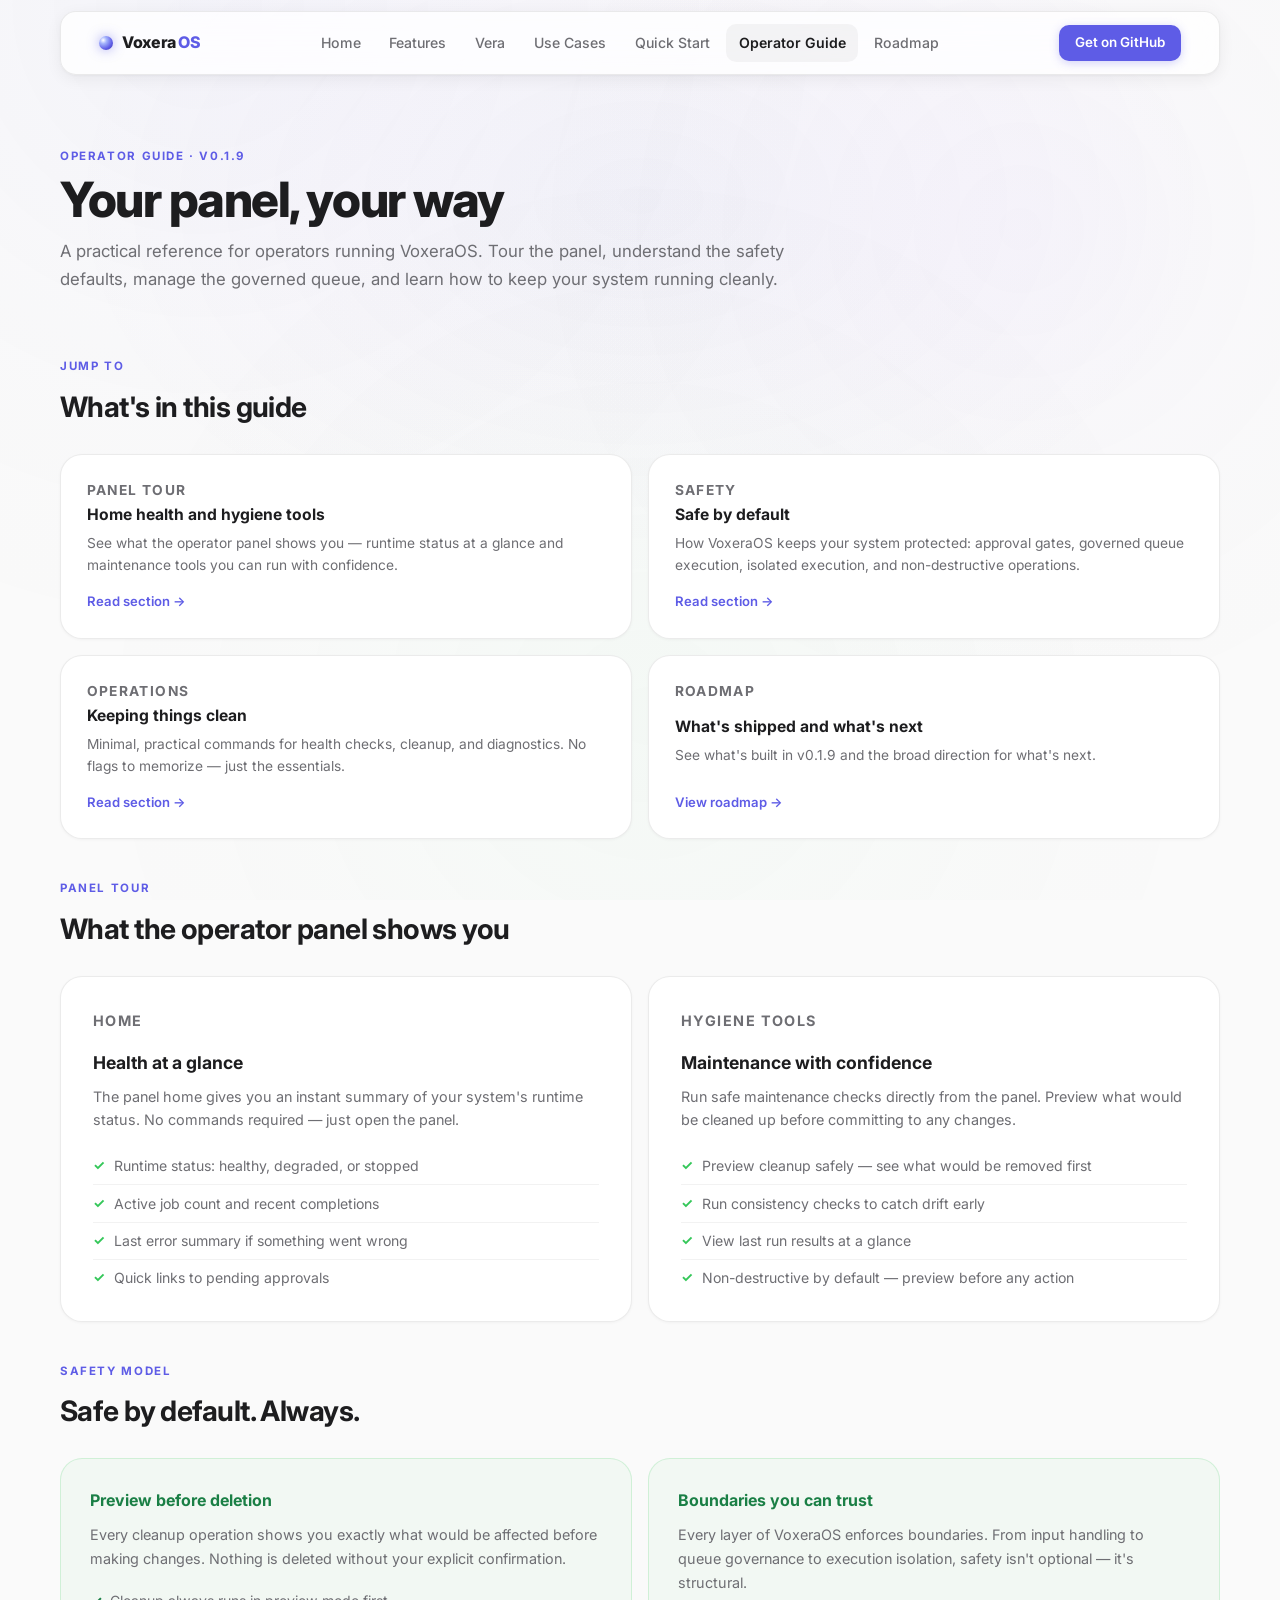
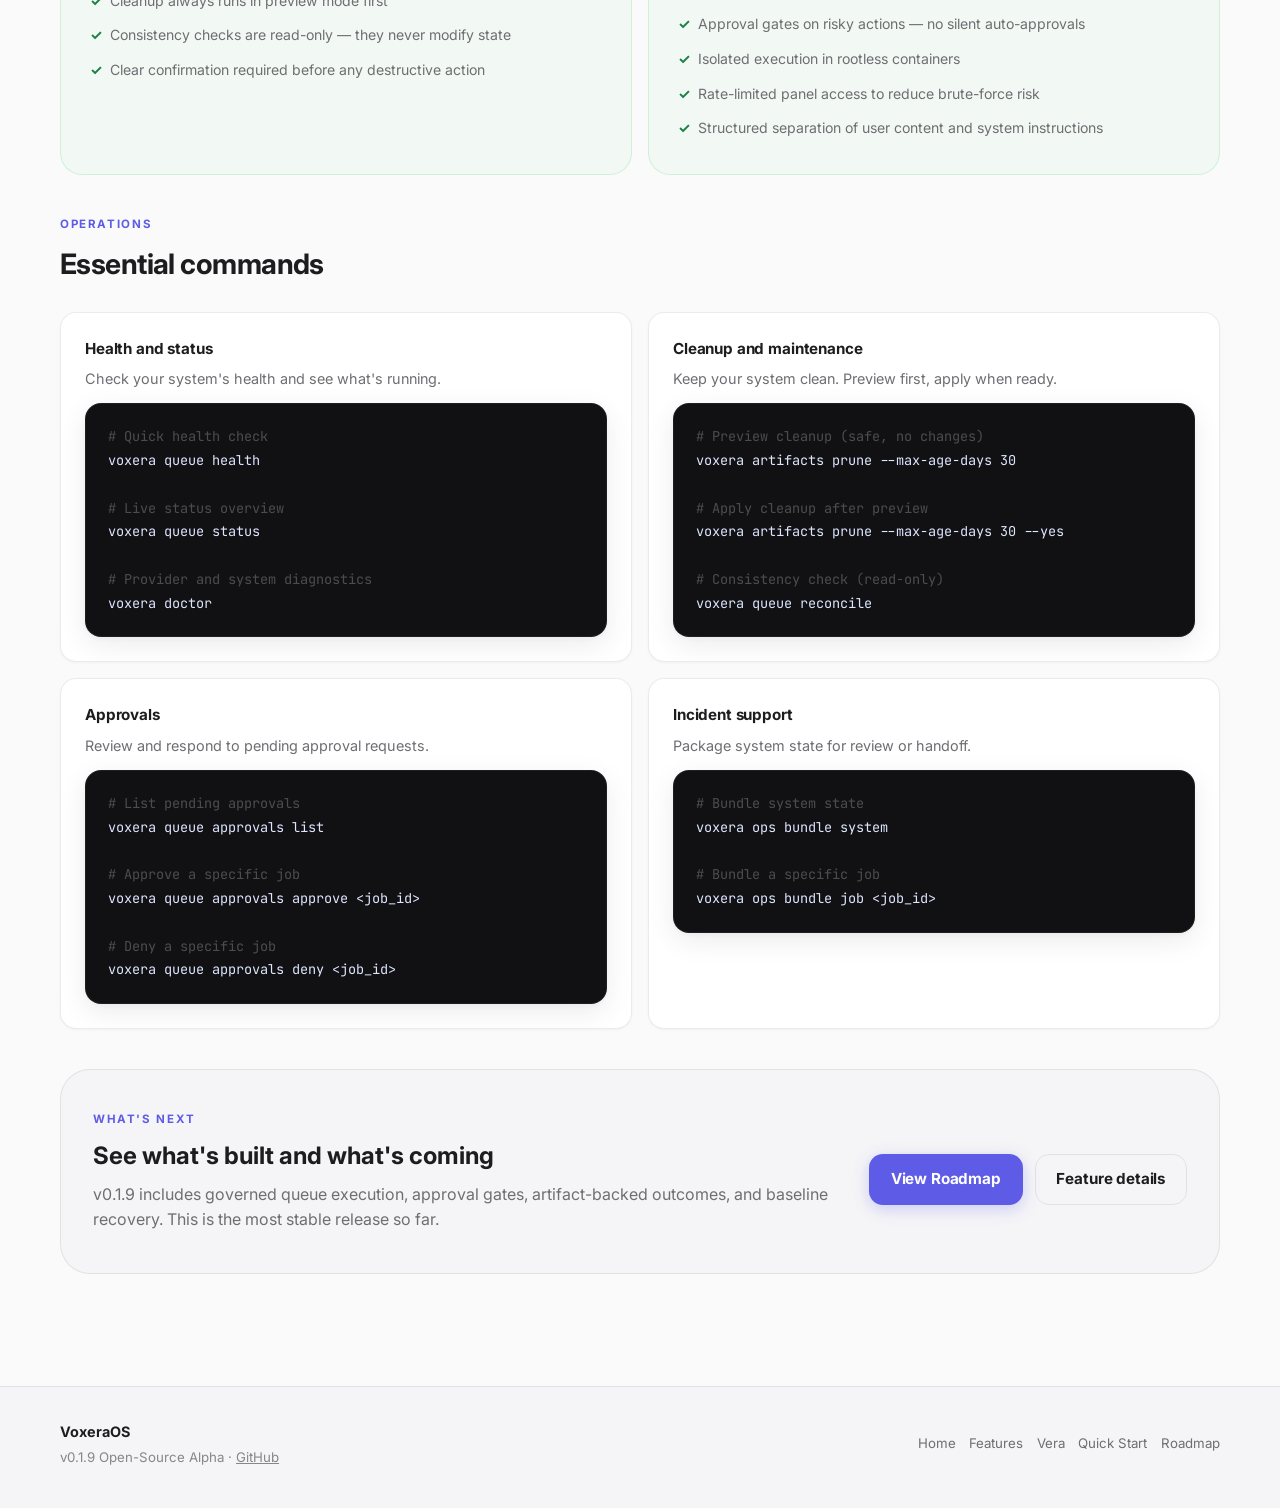
<file: docs.html>
<!doctype html>
<html lang="en">
<head>
  <meta charset="UTF-8" />
  <meta name="viewport" content="width=device-width, initial-scale=1.0" />
  <meta name="description" content="VoxeraOS Operator Guide — Panel tour, safety defaults, and operational reference for running VoxeraOS with confidence." />
  <title>VoxeraOS — Operator Guide</title>
  <link rel="preconnect" href="https://fonts.googleapis.com">
  <link rel="preconnect" href="https://fonts.gstatic.com" crossorigin>
  <link href="https://fonts.googleapis.com/css2?family=Inter:wght@400;500;600;700;800;900&family=JetBrains+Mono:wght@400;500&display=swap" rel="stylesheet">
  <link rel="stylesheet" href="assets/css/main.css" />
  <link rel="icon" type="image/svg+xml" href="assets/icons/favicon.svg" />
</head>
<body data-page="docs">
  <canvas id="bg-canvas" aria-hidden="true"></canvas>

  <header class="site-header glass">
    <div class="container nav-wrap">
      <a class="brand" href="index.html" aria-label="Voxera OS home">
        <span class="brand-orb"></span>
        <span>Voxera <em>OS</em></span>
      </a>
      <button class="nav-toggle" aria-expanded="false" aria-controls="site-nav">☰</button>
      <nav id="site-nav" class="site-nav" aria-label="Primary">
        <a href="index.html">Home</a>
        <a href="features.html">Features</a>
        <a href="vera.html">Vera</a>
        <a href="usecases.html">Use Cases</a>
        <a href="quickstart.html">Quick Start</a>
        <a href="docs.html">Operator Guide</a>
        <a href="roadmap.html">Roadmap</a>
      </nav>
      <a class="btn-nav-cta" href="https://github.com/SeedOfEvil/VoxeraOS">Get on GitHub</a>
    </div>
  </header>

  <main class="page-main container">

    <section class="page-hero reveal">
      <p class="eyebrow">Operator Guide · v0.1.9</p>
      <h1>Your panel, your way</h1>
      <p class="lede">A practical reference for operators running VoxeraOS. Tour the panel, understand the safety defaults, manage the governed queue, and learn how to keep your system running cleanly.</p>
    </section>

    <!-- ─── Quick navigation tiles ──────────────────────────────────── -->
    <section class="section reveal">
      <div class="section-head">
        <p class="eyebrow">Jump to</p>
        <h2>What's in this guide</h2>
      </div>
      <div class="doc-tiles stagger-children">
        <a class="doc-tile reveal" href="#panel-tour">
          <p class="doc-tile-label">Panel tour</p>
          <h3>Home health and hygiene tools</h3>
          <p>See what the operator panel shows you — runtime status at a glance and maintenance tools you can run with confidence.</p>
          <span class="doc-tile-arrow">Read section →</span>
        </a>
        <a class="doc-tile reveal" href="#safe-defaults">
          <p class="doc-tile-label">Safety</p>
          <h3>Safe by default</h3>
          <p>How VoxeraOS keeps your system protected: approval gates, governed queue execution, isolated execution, and non-destructive operations.</p>
          <span class="doc-tile-arrow">Read section →</span>
        </a>
        <a class="doc-tile reveal" href="#operations">
          <p class="doc-tile-label">Operations</p>
          <h3>Keeping things clean</h3>
          <p>Minimal, practical commands for health checks, cleanup, and diagnostics. No flags to memorize — just the essentials.</p>
          <span class="doc-tile-arrow">Read section →</span>
        </a>
        <a class="doc-tile reveal" href="roadmap.html">
          <p class="doc-tile-label">Roadmap</p>
          <h3>What's shipped and what's next</h3>
          <p>See what's built in v0.1.9 and the broad direction for what's next.</p>
          <span class="doc-tile-arrow">View roadmap →</span>
        </a>
      </div>
    </section>

    <!-- ─── Panel tour ──────────────────────────────────────────────── -->
    <section class="section" id="panel-tour">
      <div class="section-head reveal">
        <p class="eyebrow">Panel tour</p>
        <h2>What the operator panel shows you</h2>
      </div>
      <div class="grid two stagger-children">
        <article class="tour-card reveal">
          <p class="tour-label">Home</p>
          <h3>Health at a glance</h3>
          <p>The panel home gives you an instant summary of your system's runtime status. No commands required — just open the panel.</p>
          <ul class="tour-features">
            <li>Runtime status: healthy, degraded, or stopped</li>
            <li>Active job count and recent completions</li>
            <li>Last error summary if something went wrong</li>
            <li>Quick links to pending approvals</li>
          </ul>
        </article>
        <article class="tour-card reveal">
          <p class="tour-label">Hygiene tools</p>
          <h3>Maintenance with confidence</h3>
          <p>Run safe maintenance checks directly from the panel. Preview what would be cleaned up before committing to any changes.</p>
          <ul class="tour-features">
            <li>Preview cleanup safely — see what would be removed first</li>
            <li>Run consistency checks to catch drift early</li>
            <li>View last run results at a glance</li>
            <li>Non-destructive by default — preview before any action</li>
          </ul>
        </article>
      </div>
    </section>

    <!-- ─── Safe by default ─────────────────────────────────────────── -->
    <section class="section" id="safe-defaults">
      <div class="section-head reveal">
        <p class="eyebrow">Safety model</p>
        <h2>Safe by default. Always.</h2>
      </div>
      <div class="grid two stagger-children">
        <div class="safe-block reveal">
          <h3>Preview before deletion</h3>
          <p>Every cleanup operation shows you exactly what would be affected before making changes. Nothing is deleted without your explicit confirmation.</p>
          <ul class="safe-list">
            <li>Cleanup always runs in preview mode first</li>
            <li>Consistency checks are read-only — they never modify state</li>
            <li>Clear confirmation required before any destructive action</li>
          </ul>
        </div>
        <div class="safe-block reveal">
          <h3>Boundaries you can trust</h3>
          <p>Every layer of VoxeraOS enforces boundaries. From input handling to queue governance to execution isolation, safety isn't optional — it's structural.</p>
          <ul class="safe-list">
            <li>Approval gates on risky actions — no silent auto-approvals</li>
            <li>Isolated execution in rootless containers</li>
            <li>Rate-limited panel access to reduce brute-force risk</li>
            <li>Structured separation of user content and system instructions</li>
          </ul>
        </div>
      </div>
    </section>

    <!-- ─── Operations reference ────────────────────────────────────── -->
    <section class="section" id="operations">
      <div class="section-head reveal">
        <p class="eyebrow">Operations</p>
        <h2>Essential commands</h2>
      </div>
      <div class="grid two stagger-children">
        <article class="card reveal">
          <h3>Health and status</h3>
          <p style="margin-bottom:.8rem">Check your system's health and see what's running.</p>
          <div class="code-block nested">
            <pre><code><span class="tc-dim"># Quick health check</span>
voxera queue health

<span class="tc-dim"># Live status overview</span>
voxera queue status

<span class="tc-dim"># Provider and system diagnostics</span>
voxera doctor</code></pre>
          </div>
        </article>
        <article class="card reveal">
          <h3>Cleanup and maintenance</h3>
          <p style="margin-bottom:.8rem">Keep your system clean. Preview first, apply when ready.</p>
          <div class="code-block nested">
            <pre><code><span class="tc-dim"># Preview cleanup (safe, no changes)</span>
voxera artifacts prune --max-age-days 30

<span class="tc-dim"># Apply cleanup after preview</span>
voxera artifacts prune --max-age-days 30 --yes

<span class="tc-dim"># Consistency check (read-only)</span>
voxera queue reconcile</code></pre>
          </div>
        </article>
        <article class="card reveal">
          <h3>Approvals</h3>
          <p style="margin-bottom:.8rem">Review and respond to pending approval requests.</p>
          <div class="code-block nested">
            <pre><code><span class="tc-dim"># List pending approvals</span>
voxera queue approvals list

<span class="tc-dim"># Approve a specific job</span>
voxera queue approvals approve &lt;job_id&gt;

<span class="tc-dim"># Deny a specific job</span>
voxera queue approvals deny &lt;job_id&gt;</code></pre>
          </div>
        </article>
        <article class="card reveal">
          <h3>Incident support</h3>
          <p style="margin-bottom:.8rem">Package system state for review or handoff.</p>
          <div class="code-block nested">
            <pre><code><span class="tc-dim"># Bundle system state</span>
voxera ops bundle system

<span class="tc-dim"># Bundle a specific job</span>
voxera ops bundle job &lt;job_id&gt;</code></pre>
          </div>
        </article>
      </div>
    </section>

    <!-- ─── CTA ───────────────────────────────────────────────────────── -->
    <section class="section reveal">
      <div class="cta-band">
        <div>
          <p class="eyebrow">What's next</p>
          <h2>See what's built and what's coming</h2>
          <p style="color:var(--text-sec);margin-top:.4rem">v0.1.9 includes governed queue execution, approval gates, artifact-backed outcomes, and baseline recovery. This is the most stable release so far.</p>
        </div>
        <div class="cta-actions">
          <a class="btn btn-primary" href="roadmap.html">View Roadmap</a>
          <a class="btn btn-outline" href="features.html">Feature details</a>
        </div>
      </div>
    </section>

  </main>

  <footer class="site-footer">
    <div class="container">
      <div>
        <strong>VoxeraOS</strong>
        <p>v0.1.9 Open-Source Alpha · <a href="https://github.com/SeedOfEvil/VoxeraOS" style="color:inherit;text-decoration:underline">GitHub</a></p>
      </div>
      <div class="footer-links">
        <a href="index.html">Home</a>
        <a href="features.html">Features</a>
        <a href="vera.html">Vera</a>
        <a href="quickstart.html">Quick Start</a>
        <a href="roadmap.html">Roadmap</a>
      </div>
    </div>
  </footer>

  <script src="assets/js/main.js" defer></script>
</body>
</html>
</file>
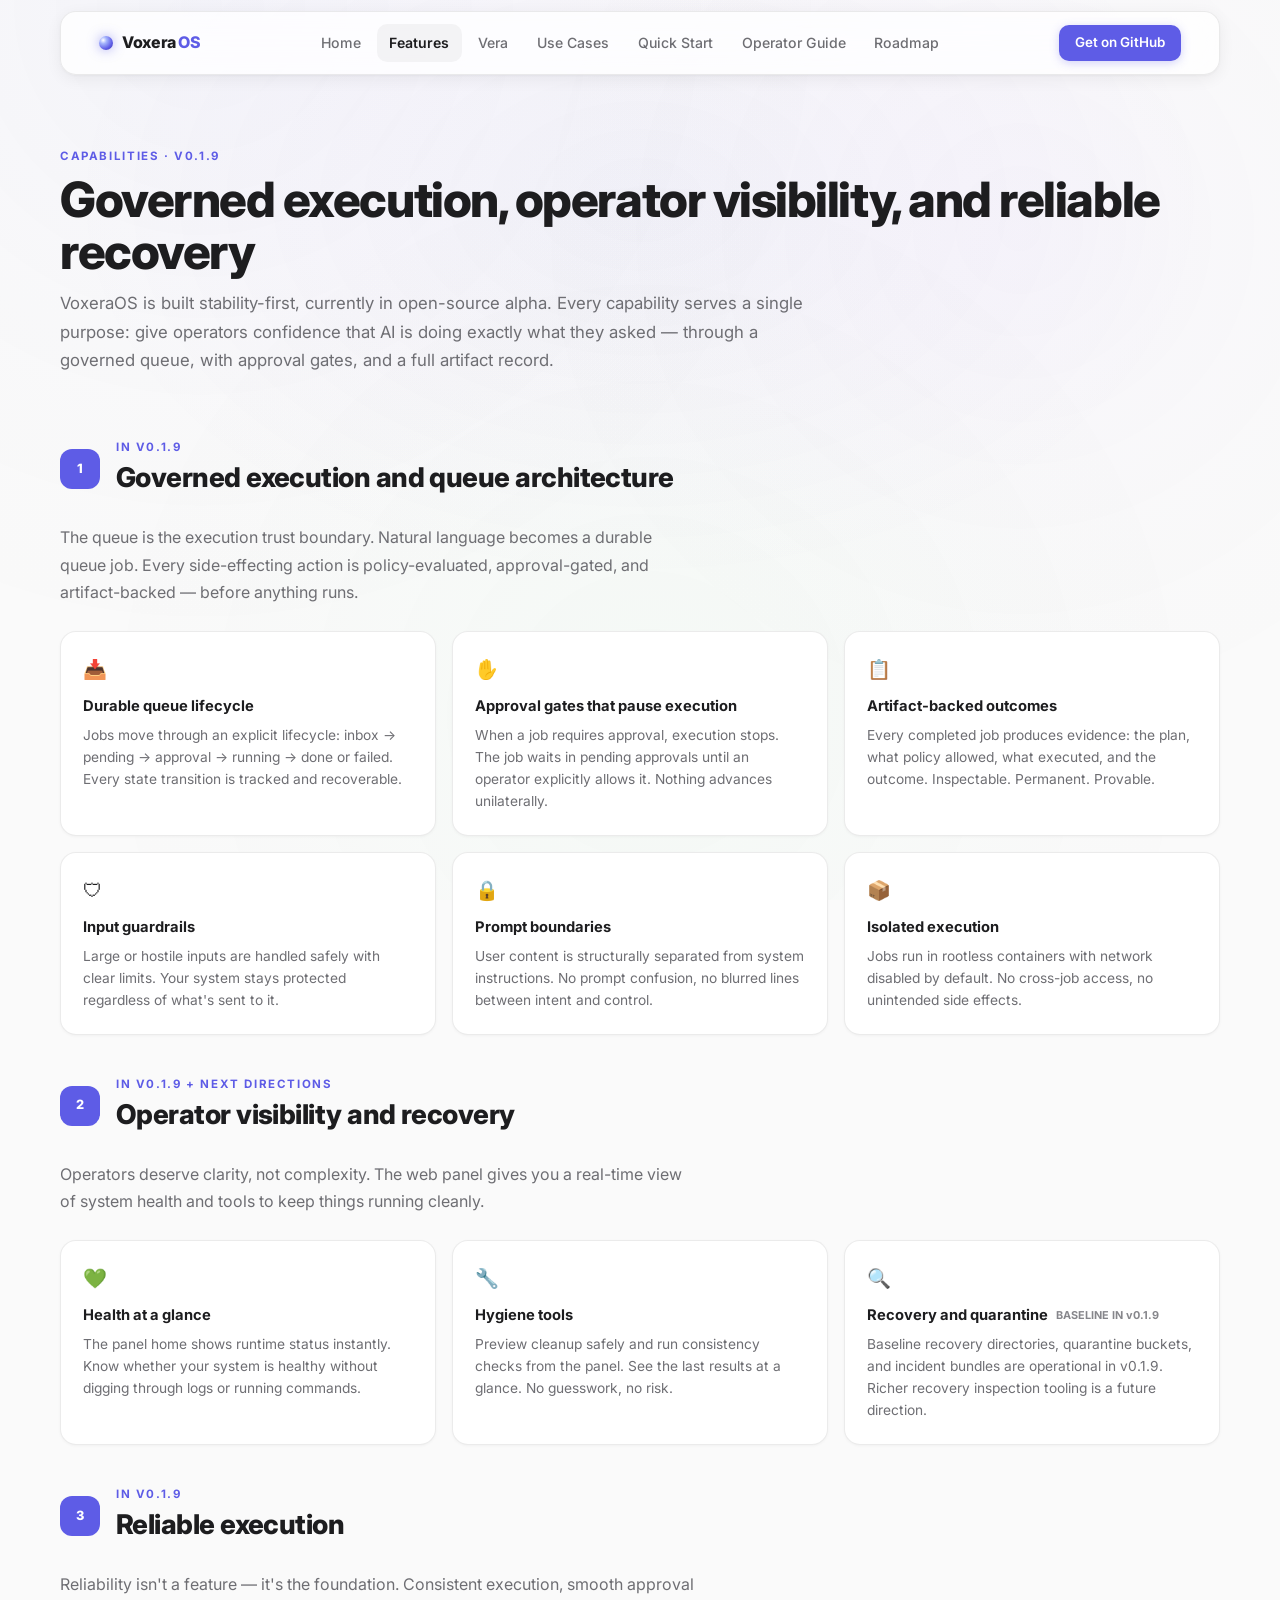
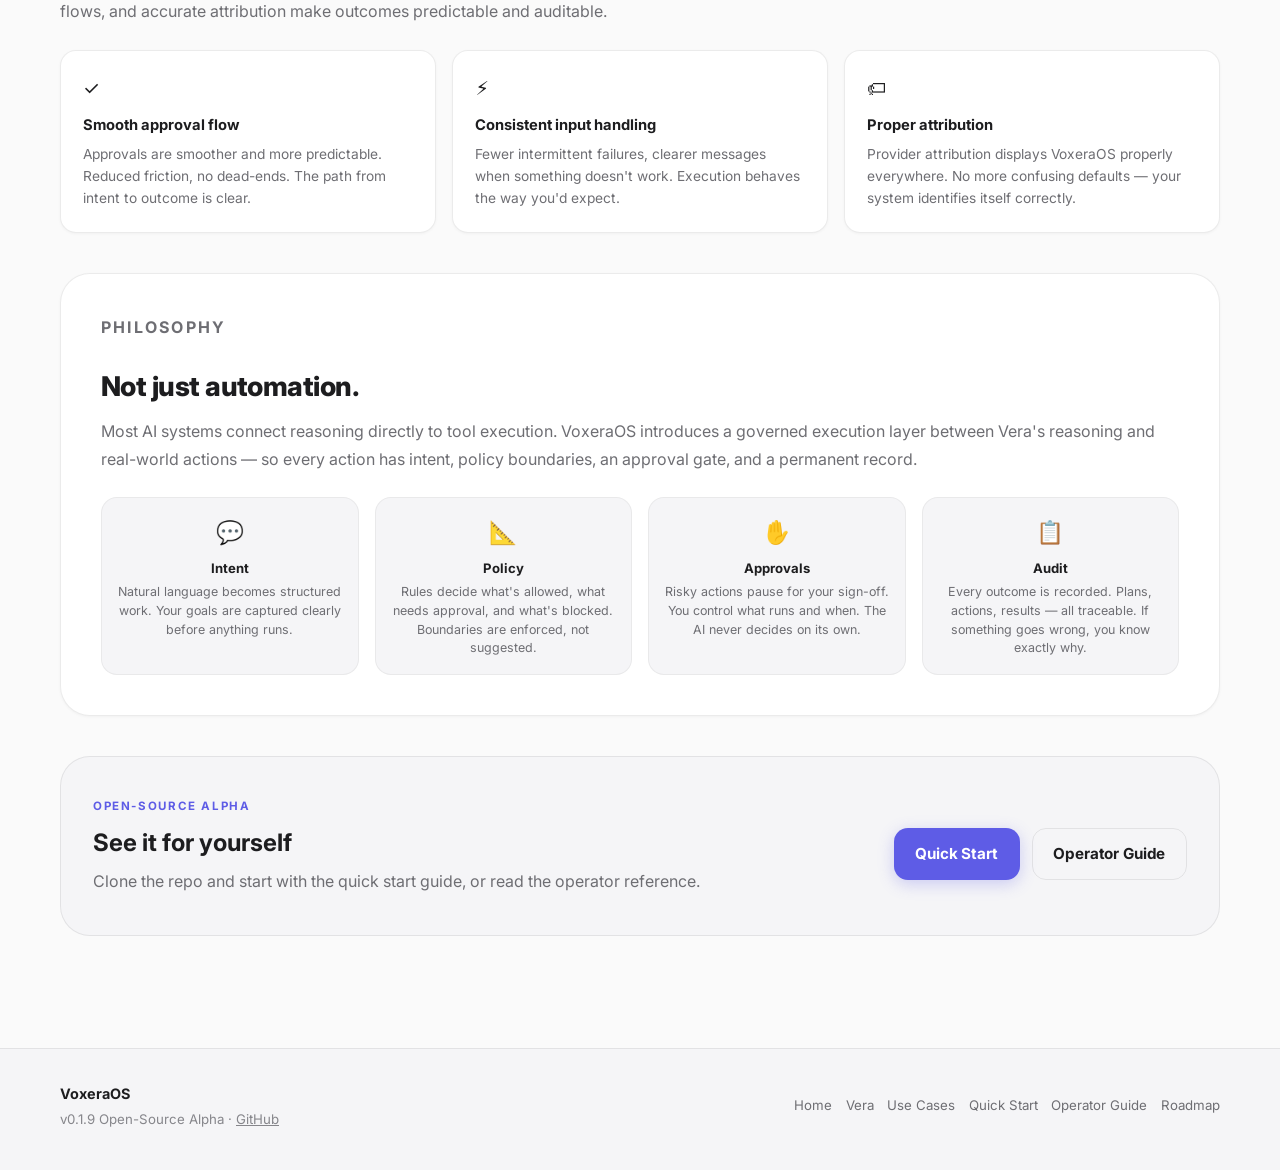
<file: features.html>
<!doctype html>
<html lang="en">
<head>
  <meta charset="UTF-8" />
  <meta name="viewport" content="width=device-width, initial-scale=1.0" />
  <meta name="description" content="VoxeraOS Features — Governed queue execution, approval gates, artifact-backed outcomes, operator visibility, and baseline recovery. v0.1.9 Governed Capability Expansion." />
  <title>VoxeraOS — Features</title>
  <link rel="preconnect" href="https://fonts.googleapis.com">
  <link rel="preconnect" href="https://fonts.gstatic.com" crossorigin>
  <link href="https://fonts.googleapis.com/css2?family=Inter:wght@400;500;600;700;800;900&family=JetBrains+Mono:wght@400;500&display=swap" rel="stylesheet">
  <link rel="stylesheet" href="assets/css/main.css" />
  <link rel="icon" type="image/svg+xml" href="assets/icons/favicon.svg" />
</head>
<body data-page="features">
  <canvas id="bg-canvas" aria-hidden="true"></canvas>

  <header class="site-header glass">
    <div class="container nav-wrap">
      <a class="brand" href="index.html" aria-label="Voxera OS home">
        <span class="brand-orb"></span>
        <span>Voxera <em>OS</em></span>
      </a>
      <button class="nav-toggle" aria-expanded="false" aria-controls="site-nav">☰</button>
      <nav id="site-nav" class="site-nav" aria-label="Primary">
        <a href="index.html">Home</a>
        <a href="features.html">Features</a>
        <a href="vera.html">Vera</a>
        <a href="usecases.html">Use Cases</a>
        <a href="quickstart.html">Quick Start</a>
        <a href="docs.html">Operator Guide</a>
        <a href="roadmap.html">Roadmap</a>
      </nav>
      <a class="btn-nav-cta" href="https://github.com/SeedOfEvil/VoxeraOS">Get on GitHub</a>
    </div>
  </header>

  <main class="page-main container">

    <section class="page-hero reveal">
      <p class="eyebrow">Capabilities · v0.1.9</p>
      <h1>Governed execution, operator visibility, and reliable recovery</h1>
      <p class="lede">VoxeraOS is built stability-first, currently in open-source alpha. Every capability serves a single purpose: give operators confidence that AI is doing exactly what they asked — through a governed queue, with approval gates, and a full artifact record.</p>
    </section>

    <!-- ─── Pillar 1: Governed execution ─────────────────────────────── -->
    <section class="pillar-section reveal">
      <div class="pillar-header">
        <div class="pillar-num">1</div>
        <div>
          <p class="eyebrow">In v0.1.9</p>
          <h2>Governed execution and queue architecture</h2>
        </div>
      </div>
      <p class="pillar-desc">The queue is the execution trust boundary. Natural language becomes a durable queue job. Every side-effecting action is policy-evaluated, approval-gated, and artifact-backed — before anything runs.</p>
      <div class="benefit-grid stagger-children">
        <article class="benefit-card reveal">
          <div class="benefit-icon">📥</div>
          <h3>Durable queue lifecycle</h3>
          <p>Jobs move through an explicit lifecycle: inbox → pending → approval → running → done or failed. Every state transition is tracked and recoverable.</p>
        </article>
        <article class="benefit-card reveal">
          <div class="benefit-icon">✋</div>
          <h3>Approval gates that pause execution</h3>
          <p>When a job requires approval, execution stops. The job waits in pending approvals until an operator explicitly allows it. Nothing advances unilaterally.</p>
        </article>
        <article class="benefit-card reveal">
          <div class="benefit-icon">📋</div>
          <h3>Artifact-backed outcomes</h3>
          <p>Every completed job produces evidence: the plan, what policy allowed, what executed, and the outcome. Inspectable. Permanent. Provable.</p>
        </article>
        <article class="benefit-card reveal">
          <div class="benefit-icon">🛡</div>
          <h3>Input guardrails</h3>
          <p>Large or hostile inputs are handled safely with clear limits. Your system stays protected regardless of what's sent to it.</p>
        </article>
        <article class="benefit-card reveal">
          <div class="benefit-icon">🔒</div>
          <h3>Prompt boundaries</h3>
          <p>User content is structurally separated from system instructions. No prompt confusion, no blurred lines between intent and control.</p>
        </article>
        <article class="benefit-card reveal">
          <div class="benefit-icon">📦</div>
          <h3>Isolated execution</h3>
          <p>Jobs run in rootless containers with network disabled by default. No cross-job access, no unintended side effects.</p>
        </article>
      </div>
    </section>

    <!-- ─── Pillar 2: Operator experience ─────────────────────────────── -->
    <section class="pillar-section reveal">
      <div class="pillar-header">
        <div class="pillar-num">2</div>
        <div>
          <p class="eyebrow">In v0.1.9 + next directions</p>
          <h2>Operator visibility and recovery</h2>
        </div>
      </div>
      <p class="pillar-desc">Operators deserve clarity, not complexity. The web panel gives you a real-time view of system health and tools to keep things running cleanly.</p>
      <div class="benefit-grid stagger-children">
        <article class="benefit-card reveal">
          <div class="benefit-icon">💚</div>
          <h3>Health at a glance</h3>
          <p>The panel home shows runtime status instantly. Know whether your system is healthy without digging through logs or running commands.</p>
        </article>
        <article class="benefit-card reveal">
          <div class="benefit-icon">🔧</div>
          <h3>Hygiene tools</h3>
          <p>Preview cleanup safely and run consistency checks from the panel. See the last results at a glance. No guesswork, no risk.</p>
        </article>
        <article class="benefit-card reveal">
          <div class="benefit-icon">🔍</div>
          <h3>Recovery and quarantine <span style="font-size:.68rem;font-weight:700;color:var(--text-ter);vertical-align:middle;margin-left:.3rem">BASELINE IN v0.1.9</span></h3>
          <p>Baseline recovery directories, quarantine buckets, and incident bundles are operational in v0.1.9. Richer recovery inspection tooling is a future direction.</p>
        </article>
      </div>
    </section>

    <!-- ─── Pillar 3: Reliable execution ──────────────────────────────── -->
    <section class="pillar-section reveal">
      <div class="pillar-header">
        <div class="pillar-num">3</div>
        <div>
          <p class="eyebrow">In v0.1.9</p>
          <h2>Reliable execution</h2>
        </div>
      </div>
      <p class="pillar-desc">Reliability isn't a feature — it's the foundation. Consistent execution, smooth approval flows, and accurate attribution make outcomes predictable and auditable.</p>
      <div class="benefit-grid stagger-children">
        <article class="benefit-card reveal">
          <div class="benefit-icon">✓</div>
          <h3>Smooth approval flow</h3>
          <p>Approvals are smoother and more predictable. Reduced friction, no dead-ends. The path from intent to outcome is clear.</p>
        </article>
        <article class="benefit-card reveal">
          <div class="benefit-icon">⚡</div>
          <h3>Consistent input handling</h3>
          <p>Fewer intermittent failures, clearer messages when something doesn't work. Execution behaves the way you'd expect.</p>
        </article>
        <article class="benefit-card reveal">
          <div class="benefit-icon">🏷</div>
          <h3>Proper attribution</h3>
          <p>Provider attribution displays VoxeraOS properly everywhere. No more confusing defaults — your system identifies itself correctly.</p>
        </article>
      </div>
    </section>

    <!-- ─── Not just automation ───────────────────────────────────────── -->
    <section class="section reveal">
      <div class="not-just">
        <p class="eyebrow">Philosophy</p>
        <h2>Not just automation.</h2>
        <p>Most AI systems connect reasoning directly to tool execution. VoxeraOS introduces a governed execution layer between Vera's reasoning and real-world actions — so every action has intent, policy boundaries, an approval gate, and a permanent record.</p>
        <div class="not-just-grid stagger-children">
          <div class="not-just-item reveal">
            <div class="nj-icon">💬</div>
            <h4>Intent</h4>
            <p>Natural language becomes structured work. Your goals are captured clearly before anything runs.</p>
          </div>
          <div class="not-just-item reveal">
            <div class="nj-icon">📐</div>
            <h4>Policy</h4>
            <p>Rules decide what's allowed, what needs approval, and what's blocked. Boundaries are enforced, not suggested.</p>
          </div>
          <div class="not-just-item reveal">
            <div class="nj-icon">✋</div>
            <h4>Approvals</h4>
            <p>Risky actions pause for your sign-off. You control what runs and when. The AI never decides on its own.</p>
          </div>
          <div class="not-just-item reveal">
            <div class="nj-icon">📋</div>
            <h4>Audit</h4>
            <p>Every outcome is recorded. Plans, actions, results — all traceable. If something goes wrong, you know exactly why.</p>
          </div>
        </div>
      </div>
    </section>

    <!-- ─── CTA ───────────────────────────────────────────────────────── -->
    <section class="section reveal">
      <div class="cta-band">
        <div>
          <p class="eyebrow">Open-source alpha</p>
          <h2>See it for yourself</h2>
          <p style="color:var(--text-sec);margin-top:.4rem">Clone the repo and start with the quick start guide, or read the operator reference.</p>
        </div>
        <div class="cta-actions">
          <a class="btn btn-primary" href="quickstart.html">Quick Start</a>
          <a class="btn btn-outline" href="docs.html">Operator Guide</a>
        </div>
      </div>
    </section>

  </main>

  <footer class="site-footer">
    <div class="container">
      <div>
        <strong>VoxeraOS</strong>
        <p>v0.1.9 Open-Source Alpha · <a href="https://github.com/SeedOfEvil/VoxeraOS" style="color:inherit;text-decoration:underline">GitHub</a></p>
      </div>
      <div class="footer-links">
        <a href="index.html">Home</a>
        <a href="vera.html">Vera</a>
        <a href="usecases.html">Use Cases</a>
        <a href="quickstart.html">Quick Start</a>
        <a href="docs.html">Operator Guide</a>
        <a href="roadmap.html">Roadmap</a>
      </div>
    </div>
  </footer>

  <script src="assets/js/main.js" defer></script>
</body>
</html>
</file>
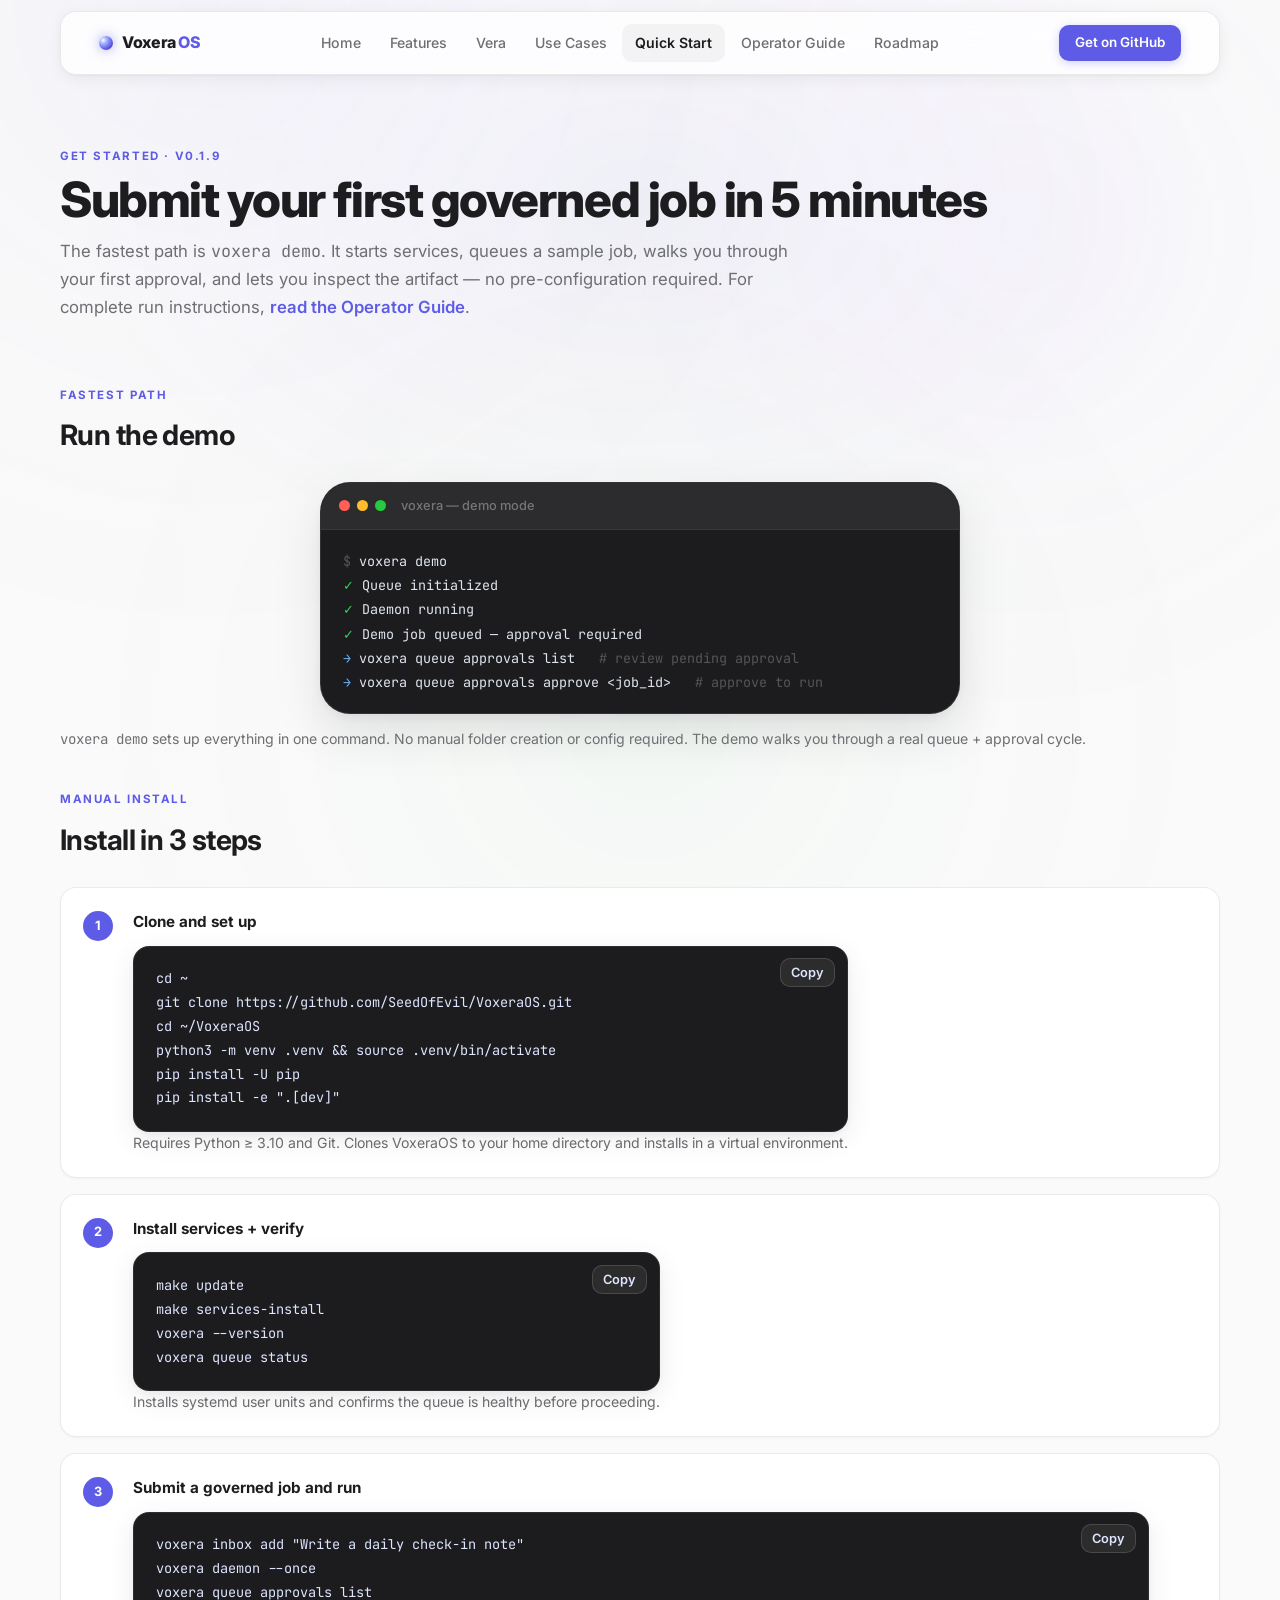
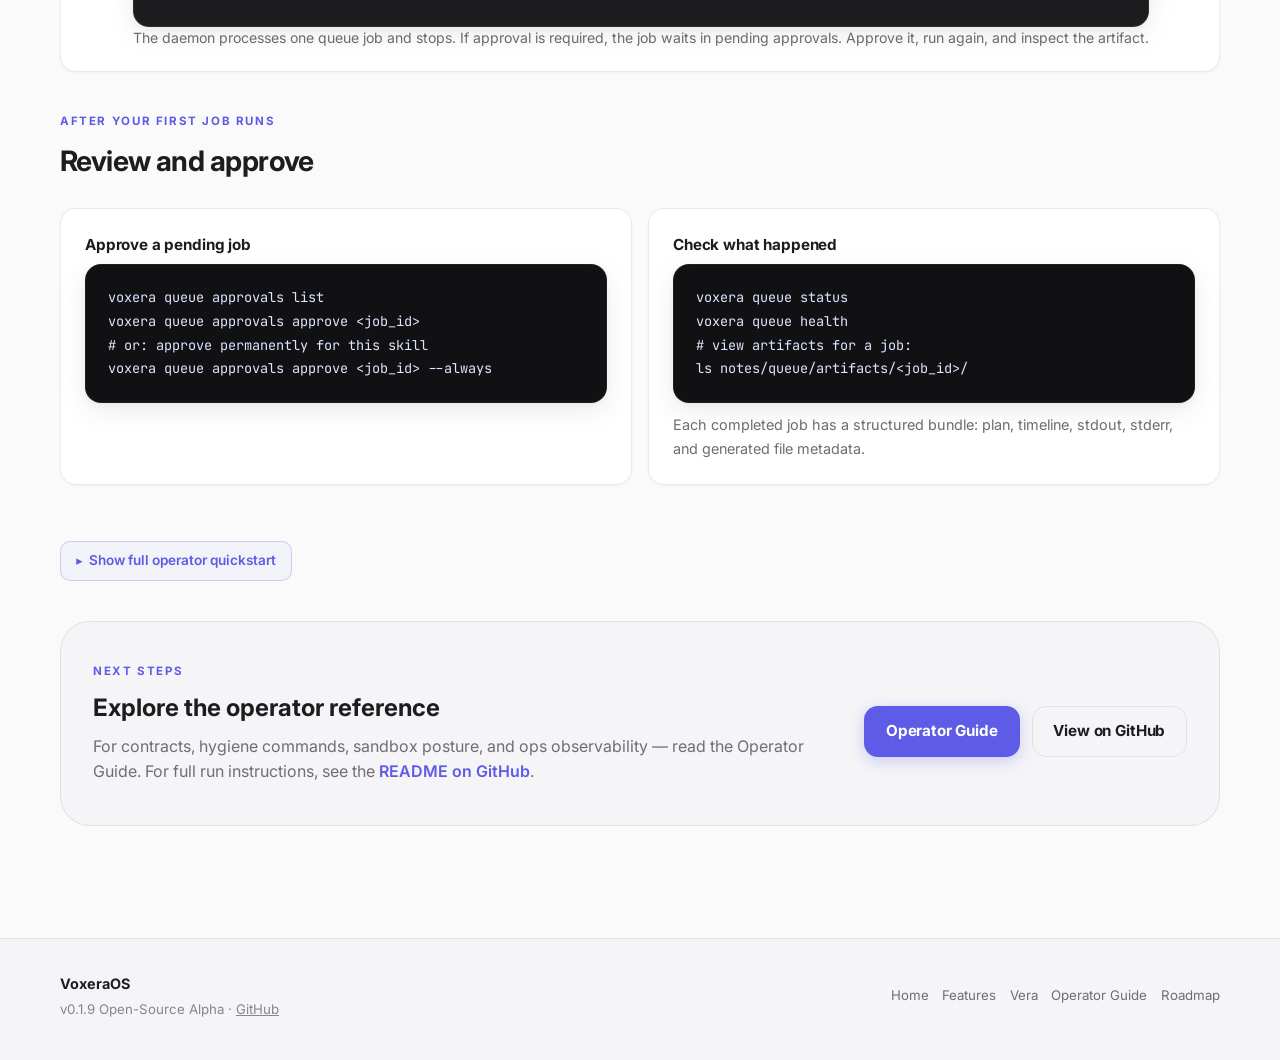
<file: quickstart.html>
<!doctype html>
<html lang="en">
<head>
  <meta charset="UTF-8" />
  <meta name="viewport" content="width=device-width, initial-scale=1.0" />
  <meta name="description" content="VoxeraOS Quick Start — Start services, submit a governed queue job, approve if required, and inspect the artifact — in under 5 minutes." />
  <title>VoxeraOS — Quick Start</title>
  <link rel="preconnect" href="https://fonts.googleapis.com">
  <link rel="preconnect" href="https://fonts.gstatic.com" crossorigin>
  <link href="https://fonts.googleapis.com/css2?family=Inter:wght@400;500;600;700;800;900&family=JetBrains+Mono:wght@400;500&display=swap" rel="stylesheet">
  <link rel="stylesheet" href="assets/css/main.css" />
  <link rel="icon" type="image/svg+xml" href="assets/icons/favicon.svg" />
</head>
<body data-page="quickstart">
  <canvas id="bg-canvas" aria-hidden="true"></canvas>

  <header class="site-header glass">
    <div class="container nav-wrap">
      <a class="brand" href="index.html" aria-label="Voxera OS home">
        <span class="brand-orb"></span>
        <span>Voxera <em>OS</em></span>
      </a>
      <button class="nav-toggle" aria-expanded="false" aria-controls="site-nav">☰</button>
      <nav id="site-nav" class="site-nav" aria-label="Primary">
        <a href="index.html">Home</a>
        <a href="features.html">Features</a>
        <a href="vera.html">Vera</a>
        <a href="usecases.html">Use Cases</a>
        <a href="quickstart.html">Quick Start</a>
        <a href="docs.html">Operator Guide</a>
        <a href="roadmap.html">Roadmap</a>
      </nav>
      <a class="btn-nav-cta" href="https://github.com/SeedOfEvil/VoxeraOS">Get on GitHub</a>
    </div>
  </header>

  <main class="page-main container">

    <section class="page-hero reveal">
      <p class="eyebrow">Get Started · v0.1.9</p>
      <h1>Submit your first governed job in 5 minutes</h1>
      <p class="lede">The fastest path is <code>voxera demo</code>. It starts services, queues a sample job, walks you through your first approval, and lets you inspect the artifact — no pre-configuration required. For complete run instructions, <a class="inline-link" href="docs.html">read the Operator Guide</a>.</p>
    </section>

    <!-- ─── Fastest path: voxera demo ────────────────────────────────── -->
    <section class="section reveal">
      <div class="section-head">
        <p class="eyebrow">Fastest path</p>
        <h2>Run the demo</h2>
      </div>
      <div class="demo-featured">
        <div class="v2-terminal-bar">
          <span class="dot-r"></span>
          <span class="dot-y"></span>
          <span class="dot-g"></span>
          <span class="v2-terminal-title">voxera — demo mode</span>
        </div>
        <pre class="v2-terminal-body"><code><span class="tc-dim">$</span> voxera demo
<span class="tc-green">✓</span> Queue initialized
<span class="tc-green">✓</span> Daemon running
<span class="tc-green">✓</span> Demo job queued — approval required
<span class="tc-blue">→</span> voxera queue approvals list   <span class="tc-dim"># review pending approval</span>
<span class="tc-blue">→</span> voxera queue approvals approve &lt;job_id&gt;   <span class="tc-dim"># approve to run</span></code></pre>
      </div>
      <p style="margin-top:.85rem;color:var(--text-sec);font-size:.88rem">
        <code>voxera demo</code> sets up everything in one command. No manual folder creation or config required. The demo walks you through a real queue + approval cycle.
      </p>
    </section>

    <!-- ─── Install in 3 steps ────────────────────────────────────────── -->
    <section class="section reveal">
      <div class="section-head">
        <p class="eyebrow">Manual install</p>
        <h2>Install in 3 steps</h2>
      </div>
      <div class="qs-steps stagger-children">
        <div class="qs-step reveal">
          <div class="step-num">1</div>
          <div class="qs-step-body">
            <h3>Clone and set up</h3>
            <div class="code-block">
              <pre><code>cd ~
git clone https://github.com/SeedOfEvil/VoxeraOS.git
cd ~/VoxeraOS
python3 -m venv .venv &amp;&amp; source .venv/bin/activate
pip install -U pip
pip install -e ".[dev]"</code></pre>
              <button class="copy-btn" data-copy="cd ~
git clone https://github.com/SeedOfEvil/VoxeraOS.git
cd ~/VoxeraOS
python3 -m venv .venv && source .venv/bin/activate
pip install -U pip
pip install -e &quot;.[dev]&quot;">Copy</button>
            </div>
            <p>Requires Python ≥ 3.10 and Git. Clones VoxeraOS to your home directory and installs in a virtual environment.</p>
          </div>
        </div>
        <div class="qs-step reveal">
          <div class="step-num">2</div>
          <div class="qs-step-body">
            <h3>Install services + verify</h3>
            <div class="code-block">
              <pre><code>make update
make services-install
voxera --version
voxera queue status</code></pre>
              <button class="copy-btn" data-copy="make update
make services-install
voxera --version
voxera queue status">Copy</button>
            </div>
            <p>Installs systemd user units and confirms the queue is healthy before proceeding.</p>
          </div>
        </div>
        <div class="qs-step reveal">
          <div class="step-num">3</div>
          <div class="qs-step-body">
            <h3>Submit a governed job and run</h3>
            <div class="code-block">
              <pre><code>voxera inbox add "Write a daily check-in note"
voxera daemon --once
voxera queue approvals list</code></pre>
              <button class="copy-btn" data-copy="voxera inbox add &quot;Write a daily check-in note&quot;
voxera daemon --once
voxera queue approvals list">Copy</button>
            </div>
            <p>The daemon processes one queue job and stops. If approval is required, the job waits in pending approvals. Approve it, run again, and inspect the artifact.</p>
          </div>
        </div>
      </div>
    </section>

    <!-- ─── Then: approve a job ───────────────────────────────────────── -->
    <section class="section reveal">
      <div class="section-head">
        <p class="eyebrow">After your first job runs</p>
        <h2>Review and approve</h2>
      </div>
      <div class="grid two stagger-children">
        <article class="card reveal">
          <h3>Approve a pending job</h3>
          <div class="code-block nested">
            <pre><code>voxera queue approvals list
voxera queue approvals approve &lt;job_id&gt;
# or: approve permanently for this skill
voxera queue approvals approve &lt;job_id&gt; --always</code></pre>
          </div>
        </article>
        <article class="card reveal">
          <h3>Check what happened</h3>
          <div class="code-block nested">
            <pre><code>voxera queue status
voxera queue health
# view artifacts for a job:
ls notes/queue/artifacts/&lt;job_id&gt;/</code></pre>
          </div>
          <p style="margin-top:.65rem">Each completed job has a structured bundle: plan, timeline, stdout, stderr, and generated file metadata.</p>
        </article>
      </div>
    </section>

    <!-- ─── Full operator quickstart (accordion) ──────────────────────── -->
    <section class="section reveal">
      <details class="show-details">
        <summary>Show full operator quickstart</summary>
        <div class="show-details-body">
          <div class="grid two stagger-children" style="margin-top:1rem">
            <article class="card reveal">
              <h3>Provider validation</h3>
              <div class="code-block nested">
                <pre><code>voxera setup           # interactive wizard
voxera doctor          # validate provider endpoints
voxera doctor --quick  # fast local check (no model calls)</code></pre>
              </div>
            </article>
            <article class="card reveal">
              <h3>Config inspection</h3>
              <div class="code-block nested">
                <pre><code>voxera config show      # redacted view
voxera config validate  # non-zero exit on errors
voxera config snapshot  # write audit snapshot</code></pre>
              </div>
            </article>
            <article class="card reveal">
              <h3>Queue bootstrap (manual)</h3>
              <div class="code-block nested">
                <pre><code>voxera queue init
# or manually:
mkdir -p ~/VoxeraOS/notes/queue/{inbox,pending/approvals,done,failed,artifacts,_archive}</code></pre>
              </div>
            </article>
            <article class="card reveal">
              <h3>Artifact hygiene</h3>
              <div class="code-block nested">
                <pre><code># Dry-run preview
voxera artifacts prune --max-age-days 30
# Delete stale artifacts
voxera artifacts prune --max-age-days 30 --yes
# Clean terminal job buckets
voxera queue prune --max-age-days 30 --yes</code></pre>
              </div>
            </article>
          </div>
          <div class="section" style="padding-top:1.5rem">
            <div class="section-head">
              <h3 style="font-size:1rem">Full queue lifecycle commands</h3>
            </div>
            <div class="code-block">
              <pre><code>voxera queue status
voxera queue approvals list
voxera queue approvals approve &lt;job_id&gt;
voxera queue approvals approve &lt;job_id&gt; --always
voxera queue approvals deny &lt;job_id&gt;
voxera queue cancel &lt;job_id&gt;
voxera queue retry &lt;job_id&gt;
voxera queue pause
voxera queue resume
voxera queue unlock            # safe: stale/dead locks only
voxera queue unlock --force    # override live lock (dangerous)
voxera queue health            # operator health snapshot
voxera queue reconcile         # report-only hygiene diagnostic</code></pre>
              <button class="copy-btn" data-copy="voxera queue status
voxera queue approvals list
voxera queue approvals approve <job_id>
voxera queue approvals deny <job_id>
voxera queue cancel <job_id>
voxera queue retry <job_id>
voxera queue pause
voxera queue resume
voxera queue unlock
voxera queue health
voxera queue reconcile">Copy</button>
            </div>
          </div>
        </div>
      </details>
    </section>

    <!-- ─── CTA ───────────────────────────────────────────────────────── -->
    <section class="section reveal">
      <div class="cta-band">
        <div>
          <p class="eyebrow">Next steps</p>
          <h2>Explore the operator reference</h2>
          <p style="color:var(--text-sec);margin-top:.4rem">For contracts, hygiene commands, sandbox posture, and ops observability — read the Operator Guide. For full run instructions, see the <a class="inline-link" href="https://github.com/SeedOfEvil/VoxeraOS">README on GitHub</a>.</p>
        </div>
        <div class="cta-actions">
          <a class="btn btn-primary" href="docs.html">Operator Guide</a>
          <a class="btn btn-outline" href="https://github.com/SeedOfEvil/VoxeraOS">View on GitHub</a>
        </div>
      </div>
    </section>

  </main>

  <footer class="site-footer">
    <div class="container">
      <div>
        <strong>VoxeraOS</strong>
        <p>v0.1.9 Open-Source Alpha · <a href="https://github.com/SeedOfEvil/VoxeraOS" style="color:inherit;text-decoration:underline">GitHub</a></p>
      </div>
      <div class="footer-links">
        <a href="index.html">Home</a>
        <a href="features.html">Features</a>
        <a href="vera.html">Vera</a>
        <a href="docs.html">Operator Guide</a>
        <a href="roadmap.html">Roadmap</a>
      </div>
    </div>
  </footer>

  <script src="assets/js/main.js" defer></script>
</body>
</html>
</file>
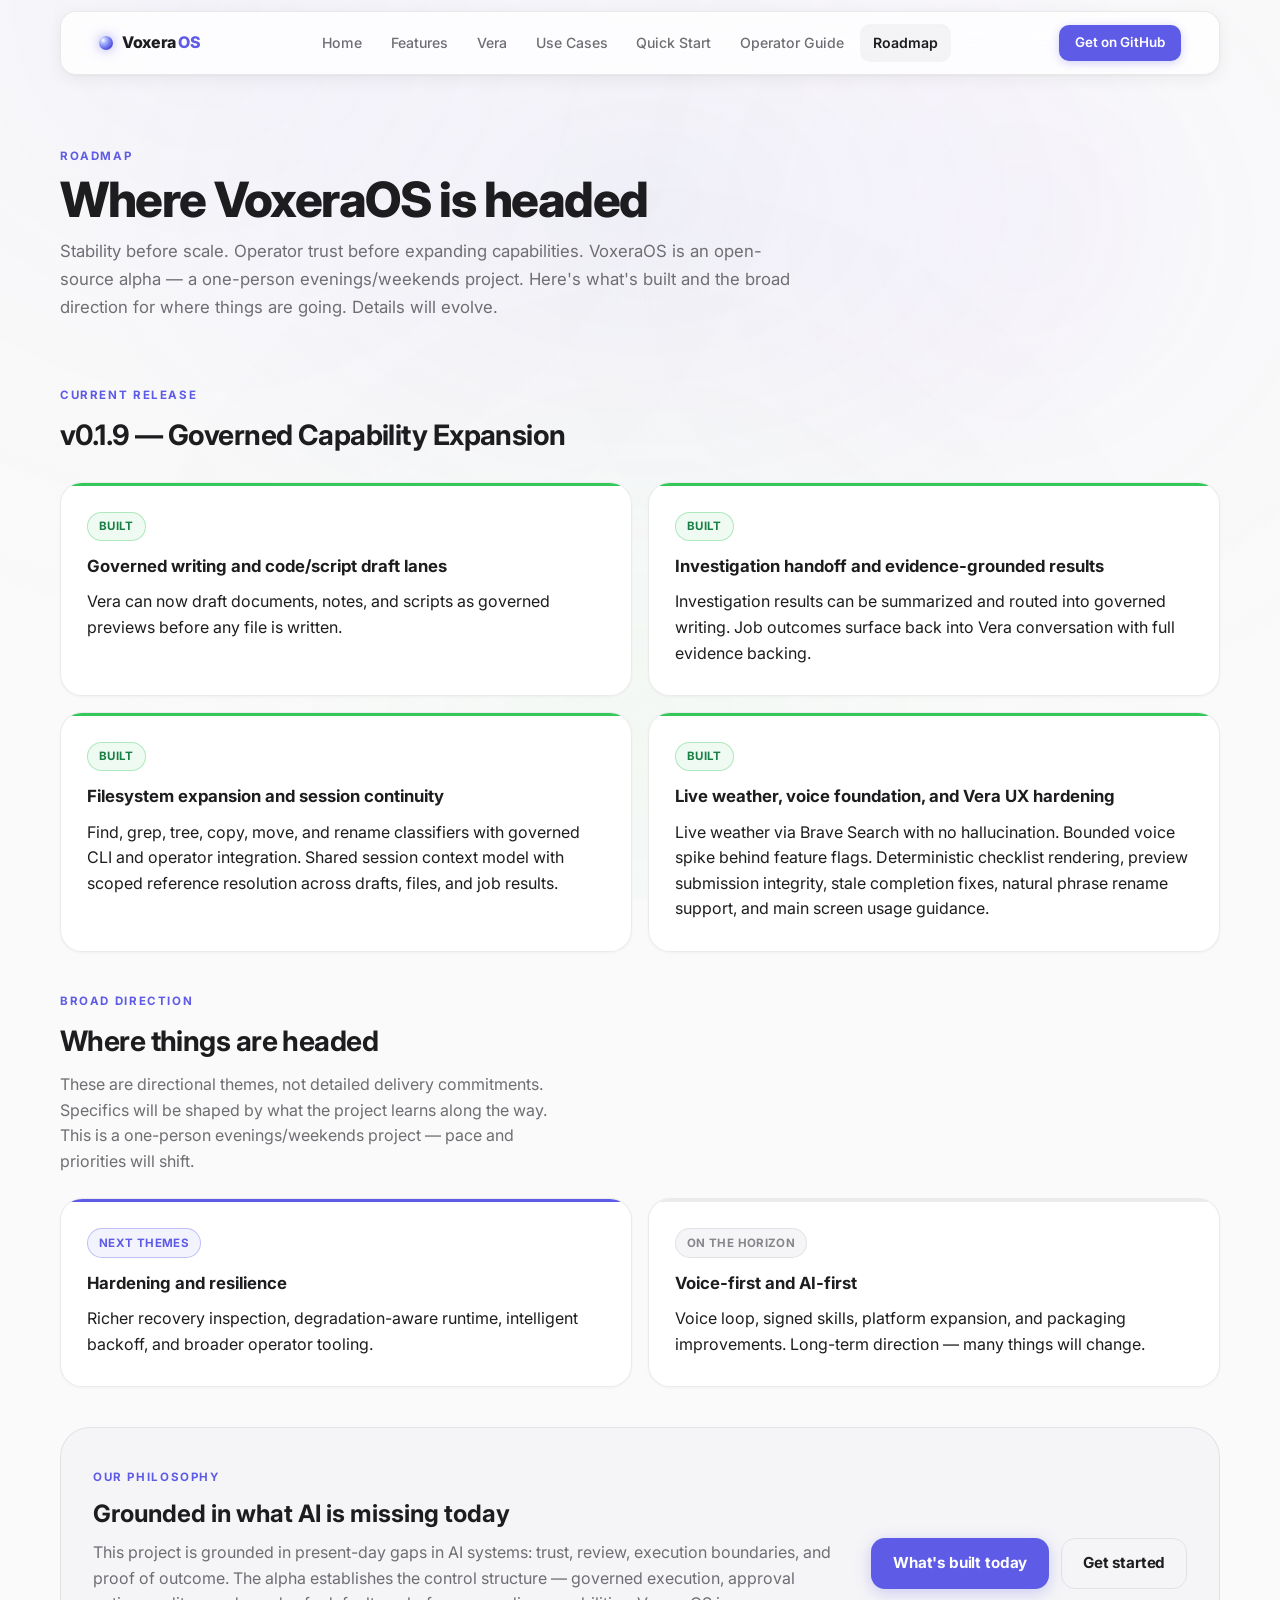
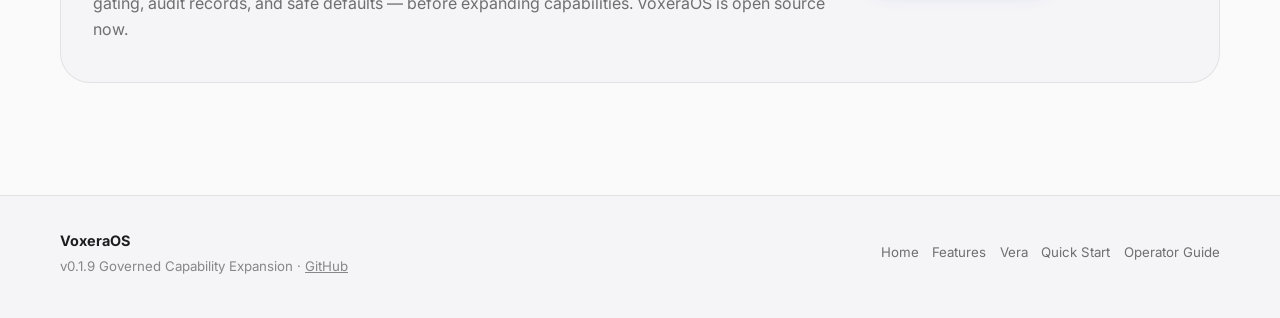
<file: roadmap.html>
<!doctype html>
<html lang="en">
<head>
  <meta charset="UTF-8" />
  <meta name="viewport" content="width=device-width, initial-scale=1.0" />
  <meta name="description" content="VoxeraOS Roadmap — v0.1.9 open-source alpha with governed queue execution, approval gates, artifact-backed outcomes, and baseline recovery. Broad direction for what's next." />
  <title>VoxeraOS — Roadmap</title>
  <link rel="preconnect" href="https://fonts.googleapis.com">
  <link rel="preconnect" href="https://fonts.gstatic.com" crossorigin>
  <link href="https://fonts.googleapis.com/css2?family=Inter:wght@400;500;600;700;800;900&family=JetBrains+Mono:wght@400;500&display=swap" rel="stylesheet">
  <link rel="stylesheet" href="assets/css/main.css" />
  <link rel="icon" type="image/svg+xml" href="assets/icons/favicon.svg" />
</head>
<body data-page="roadmap">
  <canvas id="bg-canvas" aria-hidden="true"></canvas>

  <header class="site-header glass">
    <div class="container nav-wrap">
      <a class="brand" href="index.html" aria-label="Voxera OS home">
        <span class="brand-orb"></span>
        <span>Voxera <em>OS</em></span>
      </a>
      <button class="nav-toggle" aria-expanded="false" aria-controls="site-nav">☰</button>
      <nav id="site-nav" class="site-nav" aria-label="Primary">
        <a href="index.html">Home</a>
        <a href="features.html">Features</a>
        <a href="vera.html">Vera</a>
        <a href="usecases.html">Use Cases</a>
        <a href="quickstart.html">Quick Start</a>
        <a href="docs.html">Operator Guide</a>
        <a href="roadmap.html">Roadmap</a>
      </nav>
      <a class="btn-nav-cta" href="https://github.com/SeedOfEvil/VoxeraOS">Get on GitHub</a>
    </div>
  </header>

  <main class="page-main container">

    <section class="page-hero reveal">
      <p class="eyebrow">Roadmap</p>
      <h1>Where VoxeraOS is headed</h1>
      <p class="lede">Stability before scale. Operator trust before expanding capabilities. VoxeraOS is an open-source alpha — a one-person evenings/weekends project. Here's what's built and the broad direction for where things are going. Details will evolve.</p>
    </section>

    <!-- ─── Current: v0.1.9 ─────────────────────────────────────────── -->
    <section class="section reveal">
      <div class="section-head">
        <p class="eyebrow">Current release</p>
        <h2>v0.1.9 — Governed Capability Expansion</h2>
      </div>
      <div class="roadmap-grid stagger-children">
        <article class="roadmap-card rm-shipped reveal">
          <span class="rm-badge shipped">Built</span>
          <h2>Governed writing and code/script draft lanes</h2>
          <p>Vera can now draft documents, notes, and scripts as governed previews before any file is written.</p>
        </article>
        <article class="roadmap-card rm-shipped reveal">
          <span class="rm-badge shipped">Built</span>
          <h2>Investigation handoff and evidence-grounded results</h2>
          <p>Investigation results can be summarized and routed into governed writing. Job outcomes surface back into Vera conversation with full evidence backing.</p>
        </article>
        <article class="roadmap-card rm-shipped reveal">
          <span class="rm-badge shipped">Built</span>
          <h2>Filesystem expansion and session continuity</h2>
          <p>Find, grep, tree, copy, move, and rename classifiers with governed CLI and operator integration. Shared session context model with scoped reference resolution across drafts, files, and job results.</p>
        </article>
        <article class="roadmap-card rm-shipped reveal">
          <span class="rm-badge shipped">Built</span>
          <h2>Live weather, voice foundation, and Vera UX hardening</h2>
          <p>Live weather via Brave Search with no hallucination. Bounded voice spike behind feature flags. Deterministic checklist rendering, preview submission integrity, stale completion fixes, natural phrase rename support, and main screen usage guidance.</p>
        </article>
      </div>
    </section>

    <!-- ─── Broad direction ─────────────────────────────────────────── -->
    <section class="section reveal">
      <div class="section-head">
        <p class="eyebrow">Broad direction</p>
        <h2>Where things are headed</h2>
        <p style="color:var(--text-sec);margin-top:.5rem;max-width:52ch">These are directional themes, not detailed delivery commitments. Specifics will be shaped by what the project learns along the way. This is a one-person evenings/weekends project — pace and priorities will shift.</p>
      </div>
      <div class="roadmap-grid stagger-children">
        <article class="roadmap-card rm-next reveal">
          <span class="rm-badge next">Next themes</span>
          <h2>Hardening and resilience</h2>
          <p>Richer recovery inspection, degradation-aware runtime, intelligent backoff, and broader operator tooling.</p>
        </article>
        <article class="roadmap-card rm-future reveal">
          <span class="rm-badge future">On the horizon</span>
          <h2>Voice-first and AI-first</h2>
          <p>Voice loop, signed skills, platform expansion, and packaging improvements. Long-term direction — many things will change.</p>
        </article>
      </div>
    </section>

    <!-- ─── Alpha positioning ─────────────────────────────────────────── -->
    <section class="section reveal">
      <div class="cta-band">
        <div>
          <p class="eyebrow">Our philosophy</p>
          <h2>Grounded in what AI is missing today</h2>
          <p style="color:var(--text-sec);margin-top:.4rem">This project is grounded in present-day gaps in AI systems: trust, review, execution boundaries, and proof of outcome. The alpha establishes the control structure — governed execution, approval gating, audit records, and safe defaults — before expanding capabilities. VoxeraOS is open source now.</p>
        </div>
        <div class="cta-actions">
          <a class="btn btn-primary" href="features.html">What's built today</a>
          <a class="btn btn-outline" href="quickstart.html">Get started</a>
        </div>
      </div>
    </section>

  </main>

  <footer class="site-footer">
    <div class="container">
      <div>
        <strong>VoxeraOS</strong>
        <p>v0.1.9 Governed Capability Expansion · <a href="https://github.com/SeedOfEvil/VoxeraOS" style="color:inherit;text-decoration:underline">GitHub</a></p>
      </div>
      <div class="footer-links">
        <a href="index.html">Home</a>
        <a href="features.html">Features</a>
        <a href="vera.html">Vera</a>
        <a href="quickstart.html">Quick Start</a>
        <a href="docs.html">Operator Guide</a>
      </div>
    </div>
  </footer>

  <script src="assets/js/main.js" defer></script>
</body>
</html>
</file>
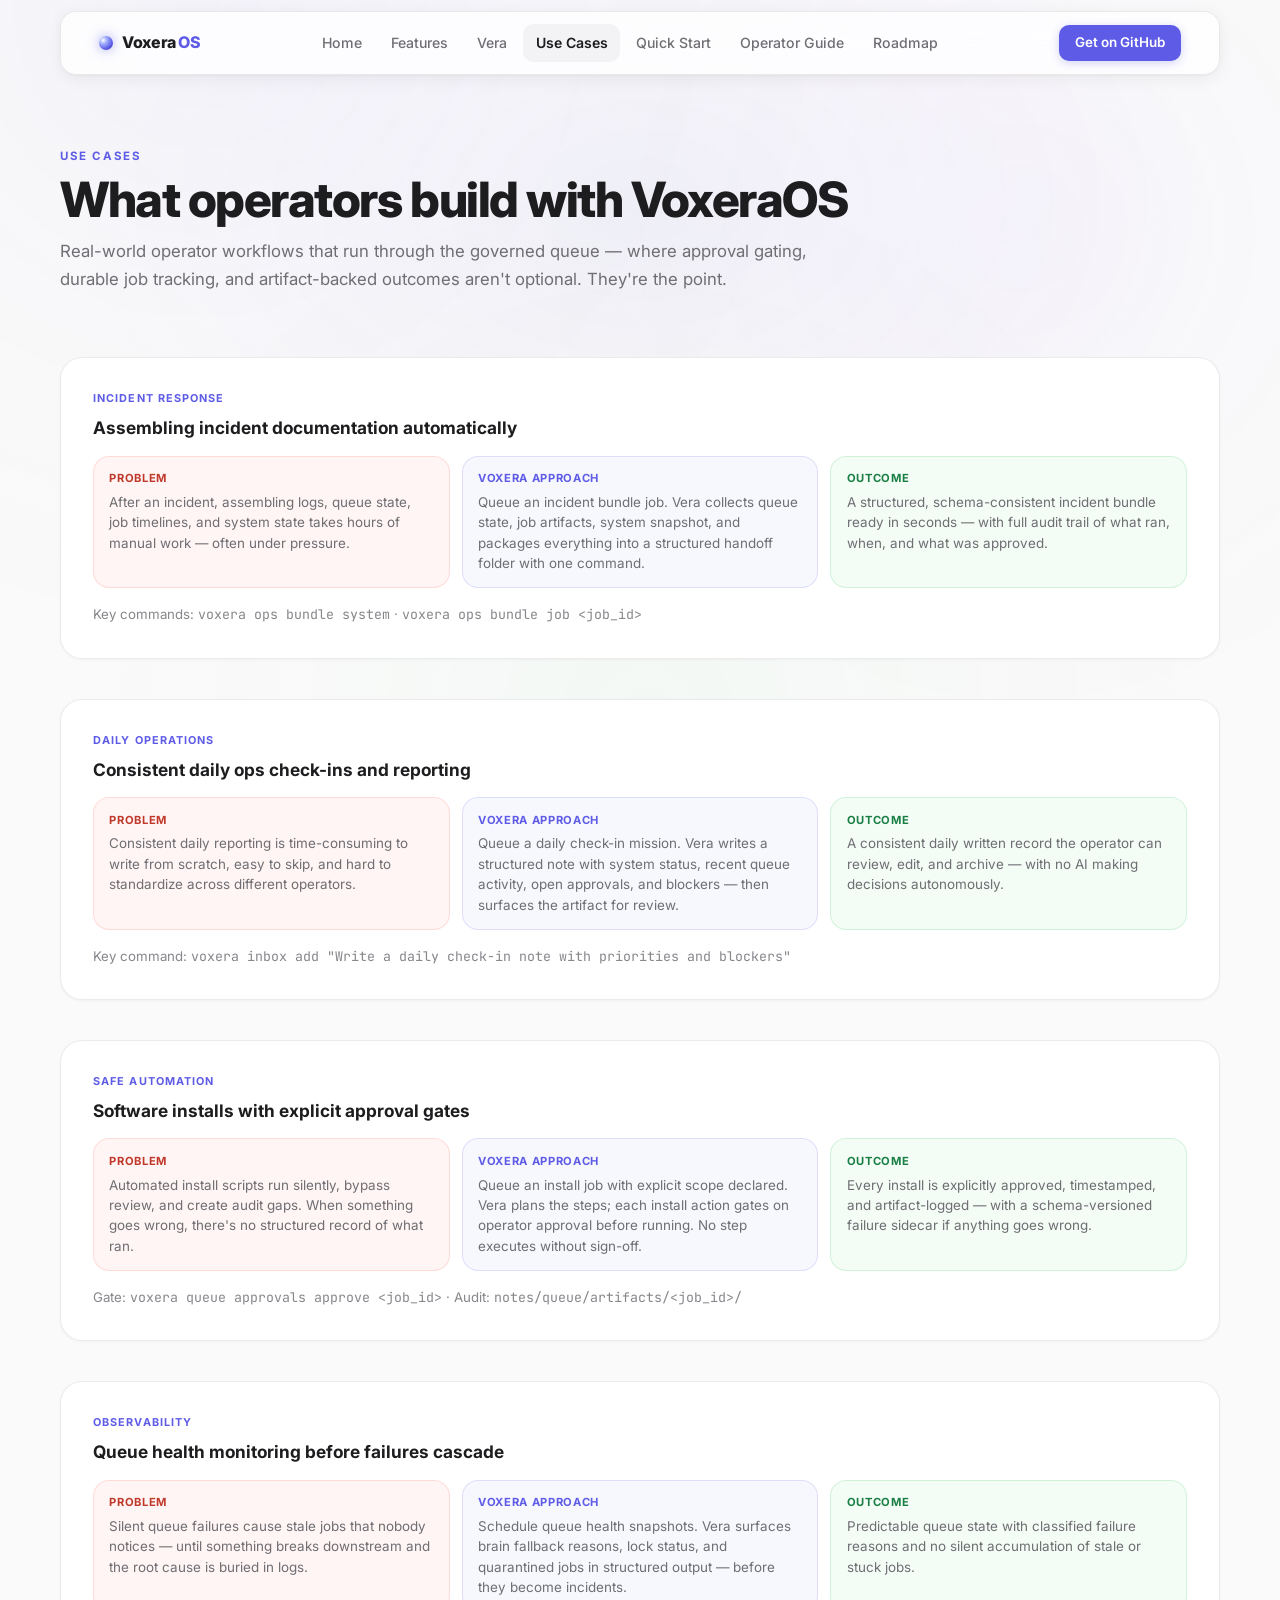
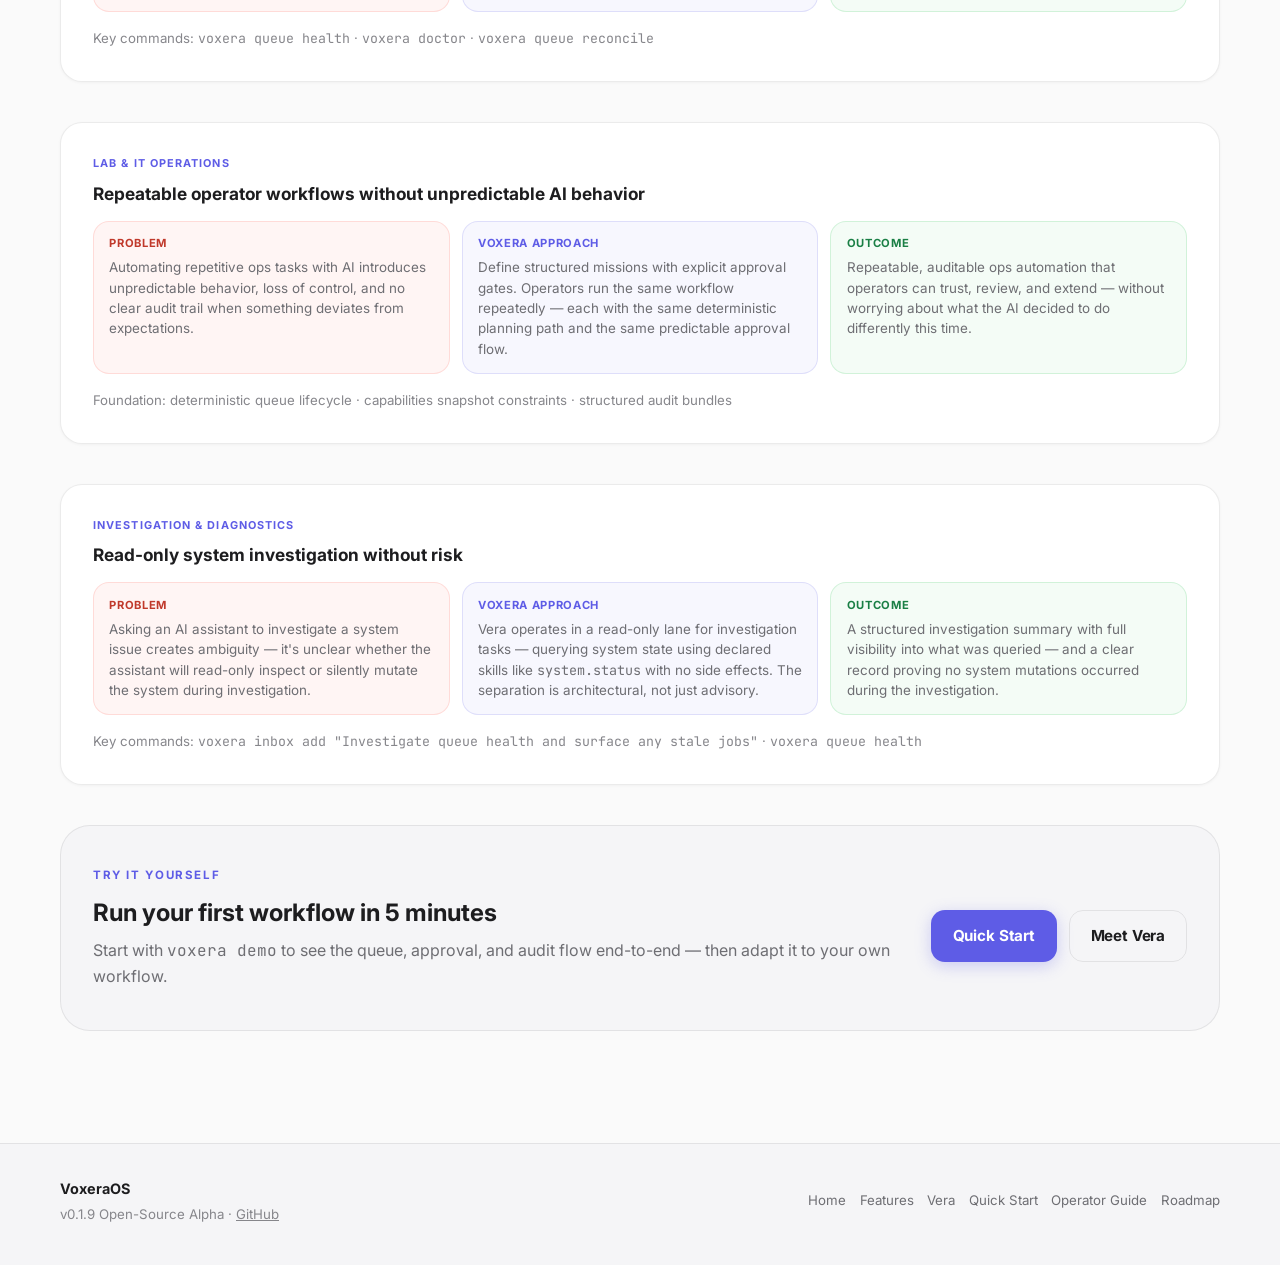
<file: usecases.html>
<!doctype html>
<html lang="en">
<head>
  <meta charset="UTF-8" />
  <meta name="viewport" content="width=device-width, initial-scale=1.0" />
  <meta name="description" content="VoxeraOS Use Cases — Incident response, daily ops check-ins, safe automations, queue health monitoring, read-only investigation, and lab operator workflows." />
  <title>VoxeraOS — Use Cases</title>
  <link rel="preconnect" href="https://fonts.googleapis.com">
  <link rel="preconnect" href="https://fonts.gstatic.com" crossorigin>
  <link href="https://fonts.googleapis.com/css2?family=Inter:wght@400;500;600;700;800;900&family=JetBrains+Mono:wght@400;500&display=swap" rel="stylesheet">
  <link rel="stylesheet" href="assets/css/main.css" />
  <link rel="icon" type="image/svg+xml" href="assets/icons/favicon.svg" />
</head>
<body data-page="usecases">
  <canvas id="bg-canvas" aria-hidden="true"></canvas>

  <header class="site-header glass">
    <div class="container nav-wrap">
      <a class="brand" href="index.html" aria-label="Voxera OS home">
        <span class="brand-orb"></span>
        <span>Voxera <em>OS</em></span>
      </a>
      <button class="nav-toggle" aria-expanded="false" aria-controls="site-nav">☰</button>
      <nav id="site-nav" class="site-nav" aria-label="Primary">
        <a href="index.html">Home</a>
        <a href="features.html">Features</a>
        <a href="vera.html">Vera</a>
        <a href="usecases.html">Use Cases</a>
        <a href="quickstart.html">Quick Start</a>
        <a href="docs.html">Operator Guide</a>
        <a href="roadmap.html">Roadmap</a>
      </nav>
      <a class="btn-nav-cta" href="https://github.com/SeedOfEvil/VoxeraOS">Get on GitHub</a>
    </div>
  </header>

  <main class="page-main container">

    <section class="page-hero reveal">
      <p class="eyebrow">Use Cases</p>
      <h1>What operators build with VoxeraOS</h1>
      <p class="lede">Real-world operator workflows that run through the governed queue — where approval gating, durable job tracking, and artifact-backed outcomes aren't optional. They're the point.</p>
    </section>

    <!-- ─── Use case 1: Incident response ─────────────────────────────── -->
    <section class="section reveal">
      <article class="usecase-card">
        <p class="uc-tag">Incident response</p>
        <h2>Assembling incident documentation automatically</h2>
        <div class="uc-flow">
          <div class="uc-step problem">
            <strong>Problem</strong>
            After an incident, assembling logs, queue state, job timelines, and system state takes hours of manual work — often under pressure.
          </div>
          <div class="uc-step approach">
            <strong>Voxera approach</strong>
            Queue an incident bundle job. Vera collects queue state, job artifacts, system snapshot, and packages everything into a structured handoff folder with one command.
          </div>
          <div class="uc-step outcome">
            <strong>Outcome</strong>
            A structured, schema-consistent incident bundle ready in seconds — with full audit trail of what ran, when, and what was approved.
          </div>
        </div>
        <p style="margin-top:1rem;font-size:.83rem;color:var(--text-ter)">
          Key commands: <code>voxera ops bundle system</code> · <code>voxera ops bundle job &lt;job_id&gt;</code>
        </p>
      </article>
    </section>

    <!-- ─── Use case 2: Daily ops check-ins ───────────────────────────── -->
    <section class="section reveal">
      <article class="usecase-card">
        <p class="uc-tag">Daily operations</p>
        <h2>Consistent daily ops check-ins and reporting</h2>
        <div class="uc-flow">
          <div class="uc-step problem">
            <strong>Problem</strong>
            Consistent daily reporting is time-consuming to write from scratch, easy to skip, and hard to standardize across different operators.
          </div>
          <div class="uc-step approach">
            <strong>Voxera approach</strong>
            Queue a daily check-in mission. Vera writes a structured note with system status, recent queue activity, open approvals, and blockers — then surfaces the artifact for review.
          </div>
          <div class="uc-step outcome">
            <strong>Outcome</strong>
            A consistent daily written record the operator can review, edit, and archive — with no AI making decisions autonomously.
          </div>
        </div>
        <p style="margin-top:1rem;font-size:.83rem;color:var(--text-ter)">
          Key command: <code>voxera inbox add "Write a daily check-in note with priorities and blockers"</code>
        </p>
      </article>
    </section>

    <!-- ─── Use case 3: Safe installs ─────────────────────────────────── -->
    <section class="section reveal">
      <article class="usecase-card">
        <p class="uc-tag">Safe automation</p>
        <h2>Software installs with explicit approval gates</h2>
        <div class="uc-flow">
          <div class="uc-step problem">
            <strong>Problem</strong>
            Automated install scripts run silently, bypass review, and create audit gaps. When something goes wrong, there's no structured record of what ran.
          </div>
          <div class="uc-step approach">
            <strong>Voxera approach</strong>
            Queue an install job with explicit scope declared. Vera plans the steps; each install action gates on operator approval before running. No step executes without sign-off.
          </div>
          <div class="uc-step outcome">
            <strong>Outcome</strong>
            Every install is explicitly approved, timestamped, and artifact-logged — with a schema-versioned failure sidecar if anything goes wrong.
          </div>
        </div>
        <p style="margin-top:1rem;font-size:.83rem;color:var(--text-ter)">
          Gate: <code>voxera queue approvals approve &lt;job_id&gt;</code> · Audit: <code>notes/queue/artifacts/&lt;job_id&gt;/</code>
        </p>
      </article>
    </section>

    <!-- ─── Use case 4: Queue health monitoring ───────────────────────── -->
    <section class="section reveal">
      <article class="usecase-card">
        <p class="uc-tag">Observability</p>
        <h2>Queue health monitoring before failures cascade</h2>
        <div class="uc-flow">
          <div class="uc-step problem">
            <strong>Problem</strong>
            Silent queue failures cause stale jobs that nobody notices — until something breaks downstream and the root cause is buried in logs.
          </div>
          <div class="uc-step approach">
            <strong>Voxera approach</strong>
            Schedule queue health snapshots. Vera surfaces brain fallback reasons, lock status, and quarantined jobs in structured output — before they become incidents.
          </div>
          <div class="uc-step outcome">
            <strong>Outcome</strong>
            Predictable queue state with classified failure reasons and no silent accumulation of stale or stuck jobs.
          </div>
        </div>
        <p style="margin-top:1rem;font-size:.83rem;color:var(--text-ter)">
          Key commands: <code>voxera queue health</code> · <code>voxera doctor</code> · <code>voxera queue reconcile</code>
        </p>
      </article>
    </section>

    <!-- ─── Use case 5: Lab/IT operator workflows ──────────────────────── -->
    <section class="section reveal">
      <article class="usecase-card">
        <p class="uc-tag">Lab &amp; IT operations</p>
        <h2>Repeatable operator workflows without unpredictable AI behavior</h2>
        <div class="uc-flow">
          <div class="uc-step problem">
            <strong>Problem</strong>
            Automating repetitive ops tasks with AI introduces unpredictable behavior, loss of control, and no clear audit trail when something deviates from expectations.
          </div>
          <div class="uc-step approach">
            <strong>Voxera approach</strong>
            Define structured missions with explicit approval gates. Operators run the same workflow repeatedly — each with the same deterministic planning path and the same predictable approval flow.
          </div>
          <div class="uc-step outcome">
            <strong>Outcome</strong>
            Repeatable, auditable ops automation that operators can trust, review, and extend — without worrying about what the AI decided to do differently this time.
          </div>
        </div>
        <p style="margin-top:1rem;font-size:.83rem;color:var(--text-ter)">
          Foundation: deterministic queue lifecycle · capabilities snapshot constraints · structured audit bundles
        </p>
      </article>
    </section>

    <!-- ─── Use case 6: Read-only investigation ───────────────────────── -->
    <section class="section reveal">
      <article class="usecase-card">
        <p class="uc-tag">Investigation &amp; diagnostics</p>
        <h2>Read-only system investigation without risk</h2>
        <div class="uc-flow">
          <div class="uc-step problem">
            <strong>Problem</strong>
            Asking an AI assistant to investigate a system issue creates ambiguity — it's unclear whether the assistant will read-only inspect or silently mutate the system during investigation.
          </div>
          <div class="uc-step approach">
            <strong>Voxera approach</strong>
            Vera operates in a read-only lane for investigation tasks — querying system state using declared skills like <code>system.status</code> with no side effects. The separation is architectural, not just advisory.
          </div>
          <div class="uc-step outcome">
            <strong>Outcome</strong>
            A structured investigation summary with full visibility into what was queried — and a clear record proving no system mutations occurred during the investigation.
          </div>
        </div>
        <p style="margin-top:1rem;font-size:.83rem;color:var(--text-ter)">
          Key commands: <code>voxera inbox add "Investigate queue health and surface any stale jobs"</code> · <code>voxera queue health</code>
        </p>
      </article>
    </section>

    <!-- ─── CTA ───────────────────────────────────────────────────────── -->
    <section class="section reveal">
      <div class="cta-band">
        <div>
          <p class="eyebrow">Try it yourself</p>
          <h2>Run your first workflow in 5 minutes</h2>
          <p style="color:var(--text-sec);margin-top:.4rem">Start with <code>voxera demo</code> to see the queue, approval, and audit flow end-to-end — then adapt it to your own workflow.</p>
        </div>
        <div class="cta-actions">
          <a class="btn btn-primary" href="quickstart.html">Quick Start</a>
          <a class="btn btn-outline" href="vera.html">Meet Vera</a>
        </div>
      </div>
    </section>

  </main>

  <footer class="site-footer">
    <div class="container">
      <div>
        <strong>VoxeraOS</strong>
        <p>v0.1.9 Open-Source Alpha · <a href="https://github.com/SeedOfEvil/VoxeraOS" style="color:inherit;text-decoration:underline">GitHub</a></p>
      </div>
      <div class="footer-links">
        <a href="index.html">Home</a>
        <a href="features.html">Features</a>
        <a href="vera.html">Vera</a>
        <a href="quickstart.html">Quick Start</a>
        <a href="docs.html">Operator Guide</a>
        <a href="roadmap.html">Roadmap</a>
      </div>
    </div>
  </footer>

  <script src="assets/js/main.js" defer></script>
</body>
</html>
</file>
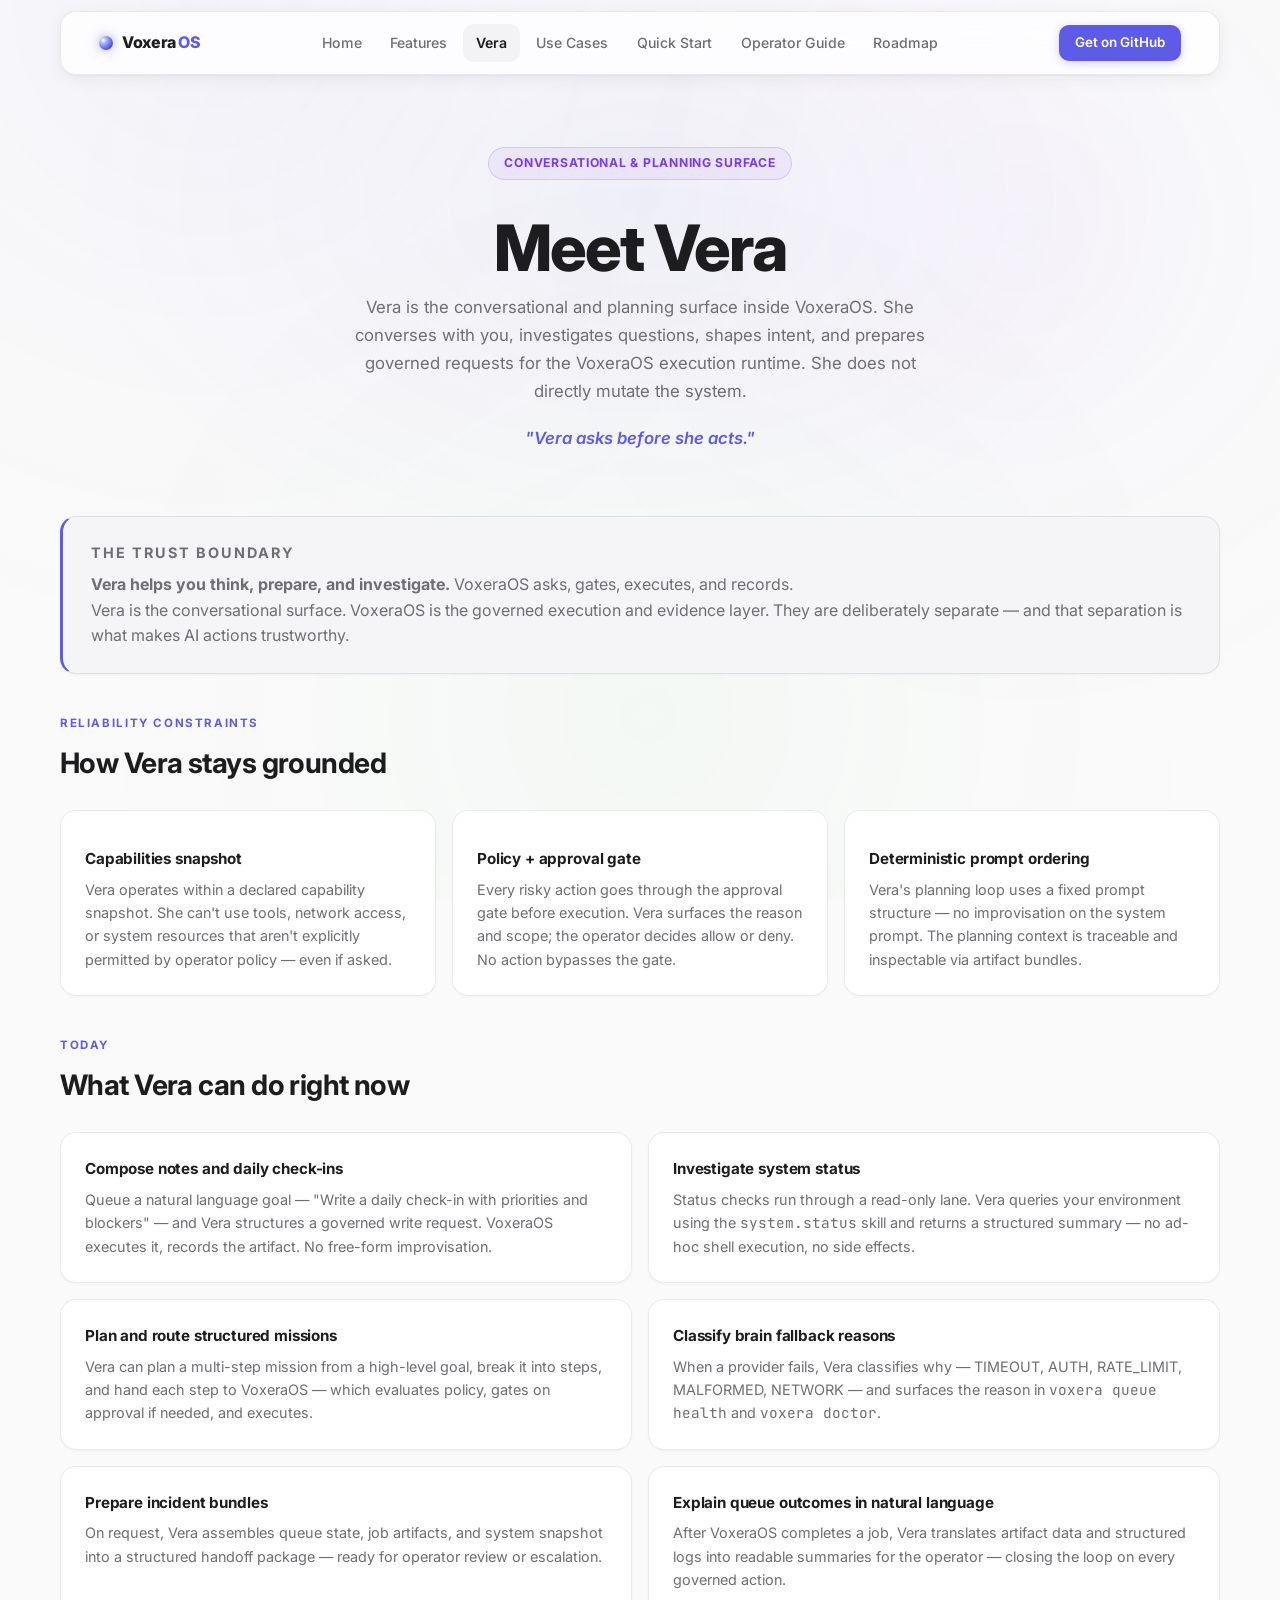
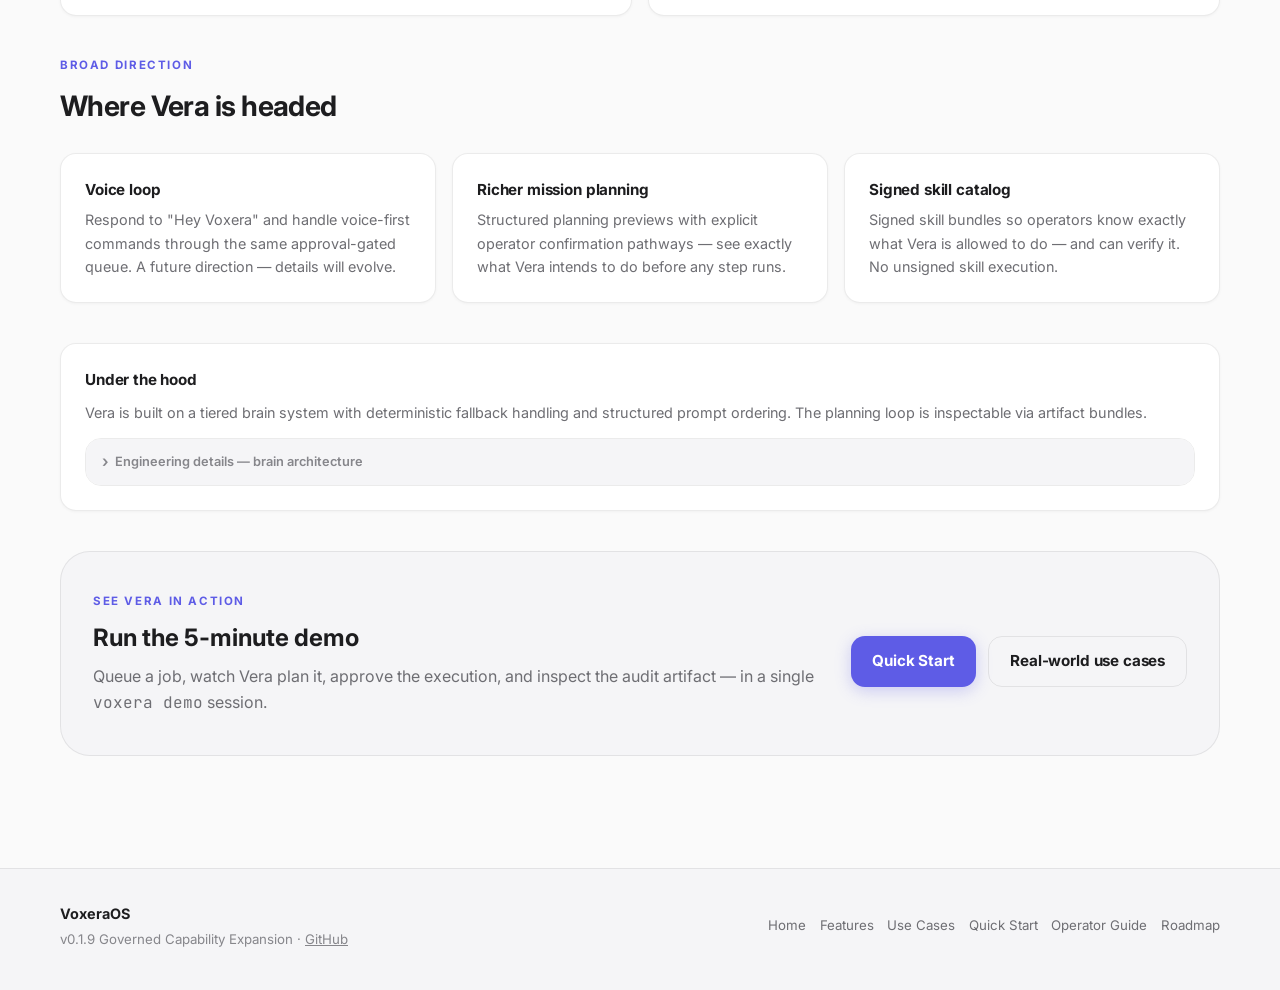
<file: vera.html>
<!doctype html>
<html lang="en">
<head>
  <meta charset="UTF-8" />
  <meta name="viewport" content="width=device-width, initial-scale=1.0" />
  <meta name="description" content="Meet Vera — the conversational and planning surface inside VoxeraOS. Vera investigates, shapes intent, and prepares governed requests. VoxeraOS evaluates, approves, executes, and records." />
  <title>VoxeraOS — Meet Vera</title>
  <link rel="preconnect" href="https://fonts.googleapis.com">
  <link rel="preconnect" href="https://fonts.gstatic.com" crossorigin>
  <link href="https://fonts.googleapis.com/css2?family=Inter:wght@400;500;600;700;800;900&family=JetBrains+Mono:wght@400;500&display=swap" rel="stylesheet">
  <link rel="stylesheet" href="assets/css/main.css" />
  <link rel="icon" type="image/svg+xml" href="assets/icons/favicon.svg" />
</head>
<body data-page="vera">
  <canvas id="bg-canvas" aria-hidden="true"></canvas>

  <header class="site-header glass">
    <div class="container nav-wrap">
      <a class="brand" href="index.html" aria-label="Voxera OS home">
        <span class="brand-orb"></span>
        <span>Voxera <em>OS</em></span>
      </a>
      <button class="nav-toggle" aria-expanded="false" aria-controls="site-nav">☰</button>
      <nav id="site-nav" class="site-nav" aria-label="Primary">
        <a href="index.html">Home</a>
        <a href="features.html">Features</a>
        <a href="vera.html">Vera</a>
        <a href="usecases.html">Use Cases</a>
        <a href="quickstart.html">Quick Start</a>
        <a href="docs.html">Operator Guide</a>
        <a href="roadmap.html">Roadmap</a>
      </nav>
      <a class="btn-nav-cta" href="https://github.com/SeedOfEvil/VoxeraOS">Get on GitHub</a>
    </div>
  </header>

  <main class="page-main container">

    <!-- ─── Hero ──────────────────────────────────────────────────────── -->
    <section class="page-hero center reveal">
      <div class="vera-badge">Conversational &amp; Planning Surface</div>
      <h1>Meet Vera</h1>
      <p class="lede" style="text-align:center;max-width:52ch">
        Vera is the conversational and planning surface inside VoxeraOS. She converses with you, investigates questions, shapes intent, and prepares governed requests for the VoxeraOS execution runtime. She does not directly mutate the system.
      </p>
      <p style="margin-top:1.2rem;font-size:1.05rem;color:var(--accent);font-weight:600;font-style:italic">
        "Vera asks before she acts."
      </p>
    </section>

    <!-- ─── Trust boundary callout ────────────────────────────────────── -->
    <section class="section reveal">
      <div class="card" style="background:var(--bg-alt);border-left:3px solid var(--accent);padding:1.5rem 1.75rem">
        <p class="eyebrow" style="margin-bottom:.5rem">The trust boundary</p>
        <p style="font-size:1rem;line-height:1.6;color:var(--text-sec)">
          <strong style="color:var(--text-pri)">Vera helps you think, prepare, and investigate.</strong> VoxeraOS asks, gates, executes, and records.<br>
          Vera is the conversational surface. VoxeraOS is the governed execution and evidence layer. They are deliberately separate — and that separation is what makes AI actions trustworthy.
        </p>
      </div>
    </section>

    <!-- ─── How Vera stays grounded ───────────────────────────────────── -->
    <section class="section reveal">
      <div class="section-head">
        <p class="eyebrow">Reliability constraints</p>
        <h2>How Vera stays grounded</h2>
      </div>
      <div class="vera-grounded-grid stagger-children">
        <article class="card glow-card reveal">
          <div class="v2-pillar-icon icon-box" style="margin-bottom:.75rem"></div>
          <h3>Capabilities snapshot</h3>
          <p>Vera operates within a declared capability snapshot. She can't use tools, network access, or system resources that aren't explicitly permitted by operator policy — even if asked.</p>
        </article>
        <article class="card glow-card reveal">
          <div class="v2-pillar-icon icon-lock" style="margin-bottom:.75rem"></div>
          <h3>Policy + approval gate</h3>
          <p>Every risky action goes through the approval gate before execution. Vera surfaces the reason and scope; the operator decides allow or deny. No action bypasses the gate.</p>
        </article>
        <article class="card glow-card reveal">
          <div class="v2-pillar-icon icon-log" style="margin-bottom:.75rem"></div>
          <h3>Deterministic prompt ordering</h3>
          <p>Vera's planning loop uses a fixed prompt structure — no improvisation on the system prompt. The planning context is traceable and inspectable via artifact bundles.</p>
        </article>
      </div>
    </section>

    <!-- ─── What Vera can do today ────────────────────────────────────── -->
    <section class="section reveal">
      <div class="section-head">
        <p class="eyebrow">Today</p>
        <h2>What Vera can do right now</h2>
      </div>
      <div class="vera-capability-grid stagger-children">
        <article class="card reveal">
          <h3>Compose notes and daily check-ins</h3>
          <p>Queue a natural language goal — "Write a daily check-in with priorities and blockers" — and Vera structures a governed write request. VoxeraOS executes it, records the artifact. No free-form improvisation.</p>
        </article>
        <article class="card reveal">
          <h3>Investigate system status</h3>
          <p>Status checks run through a read-only lane. Vera queries your environment using the <code>system.status</code> skill and returns a structured summary — no ad-hoc shell execution, no side effects.</p>
        </article>
        <article class="card reveal">
          <h3>Plan and route structured missions</h3>
          <p>Vera can plan a multi-step mission from a high-level goal, break it into steps, and hand each step to VoxeraOS — which evaluates policy, gates on approval if needed, and executes.</p>
        </article>
        <article class="card reveal">
          <h3>Classify brain fallback reasons</h3>
          <p>When a provider fails, Vera classifies why — TIMEOUT, AUTH, RATE_LIMIT, MALFORMED, NETWORK — and surfaces the reason in <code>voxera queue health</code> and <code>voxera doctor</code>.</p>
        </article>
        <article class="card reveal">
          <h3>Prepare incident bundles</h3>
          <p>On request, Vera assembles queue state, job artifacts, and system snapshot into a structured handoff package — ready for operator review or escalation.</p>
        </article>
        <article class="card reveal">
          <h3>Explain queue outcomes in natural language</h3>
          <p>After VoxeraOS completes a job, Vera translates artifact data and structured logs into readable summaries for the operator — closing the loop on every governed action.</p>
        </article>
      </div>
    </section>

    <!-- ─── What Vera will become ─────────────────────────────────────── -->
    <section class="section reveal">
      <div class="section-head">
        <p class="eyebrow">Broad direction</p>
        <h2>Where Vera is headed</h2>
      </div>
      <div class="grid three stagger-children">
        <article class="card reveal">
          <h3>Voice loop</h3>
          <p>Respond to "Hey Voxera" and handle voice-first commands through the same approval-gated queue. A future direction — details will evolve.</p>
        </article>
        <article class="card reveal">
          <h3>Richer mission planning</h3>
          <p>Structured planning previews with explicit operator confirmation pathways — see exactly what Vera intends to do before any step runs.</p>
        </article>
        <article class="card reveal">
          <h3>Signed skill catalog</h3>
          <p>Signed skill bundles so operators know exactly what Vera is allowed to do — and can verify it. No unsigned skill execution.</p>
        </article>
      </div>
    </section>

    <!-- ─── Engineering details accordion ────────────────────────────── -->
    <section class="section reveal">
      <div class="card">
        <h3 style="margin-bottom:.5rem">Under the hood</h3>
        <p style="color:var(--text-sec);font-size:.9rem">Vera is built on a tiered brain system with deterministic fallback handling and structured prompt ordering. The planning loop is inspectable via artifact bundles.</p>
        <details class="eng-details">
          <summary>Engineering details — brain architecture</summary>
          <div class="eng-body">
            <p><strong>Brain tier system:</strong> primary, fast, reasoning, fallback — each independently configurable per provider. OpenRouter is the only officially tested and fully built provider path so far. Gemini 3 Flash is the current minimum supported requirement. Other OpenRouter brains can be tried experimentally.</p>
            <p style="margin-top:.6rem"><strong>Fallback classification:</strong> when a provider fails, the failure reason is classified into one of: <code>TIMEOUT</code>, <code>AUTH</code>, <code>RATE_LIMIT</code>, <code>MALFORMED</code>, <code>NETWORK</code>, <code>UNKNOWN</code>. The reason persists in <code>health.json</code> and surfaces in <code>voxera queue health</code>.</p>
            <p style="margin-top:.6rem"><strong>Prompt ordering:</strong> Vera's planning loop uses a fixed prompt structure. The system prompt, capability snapshot, and job context are composed in deterministic order. No runtime improvisation on the system prompt.</p>
            <p style="margin-top:.6rem"><strong>Fast path:</strong> common write operations (note writes, file writes) use a deterministic fast-path that emits exactly one <code>files.write_text</code> step — no cloud planning required.</p>
          </div>
        </details>
      </div>
    </section>

    <!-- ─── CTA ───────────────────────────────────────────────────────── -->
    <section class="section reveal">
      <div class="cta-band">
        <div>
          <p class="eyebrow">See Vera in action</p>
          <h2>Run the 5-minute demo</h2>
          <p style="color:var(--text-sec);margin-top:.4rem">Queue a job, watch Vera plan it, approve the execution, and inspect the audit artifact — in a single <code>voxera demo</code> session.</p>
        </div>
        <div class="cta-actions">
          <a class="btn btn-primary" href="quickstart.html">Quick Start</a>
          <a class="btn btn-outline" href="usecases.html">Real-world use cases</a>
        </div>
      </div>
    </section>

  </main>

  <footer class="site-footer">
    <div class="container">
      <div>
        <strong>VoxeraOS</strong>
        <p>v0.1.9 Governed Capability Expansion · <a href="https://github.com/SeedOfEvil/VoxeraOS" style="color:inherit;text-decoration:underline">GitHub</a></p>
      </div>
      <div class="footer-links">
        <a href="index.html">Home</a>
        <a href="features.html">Features</a>
        <a href="usecases.html">Use Cases</a>
        <a href="quickstart.html">Quick Start</a>
        <a href="docs.html">Operator Guide</a>
        <a href="roadmap.html">Roadmap</a>
      </div>
    </div>
  </footer>

  <script src="assets/js/main.js" defer></script>
</body>
</html>
</file>
<file: assets/css/main.css>
/* ═══════════════════════════════════════════════════════════════════════
   Voxera OS · Premium Apple-inspired light theme · v0.1.6
═══════════════════════════════════════════════════════════════════════ */

/* ─── Design tokens ─────────────────────────────────────────────────── */
:root {
  --bg:        #fafafa;
  --bg-alt:    #f5f5f7;
  --bg-card:   #ffffff;
  --bg-dark:   #1c1c1e;
  --bg-dark-2: #2c2c2e;

  --text:      #1d1d1f;
  --text-sec:  #6e6e73;
  --text-ter:  #86868b;
  --text-inv:  #f5f5f7;

  --line:      rgba(0,0,0,0.08);
  --line-soft: rgba(0,0,0,0.05);
  --line-dark: rgba(255,255,255,0.10);

  --accent:    #5e5ce6;
  --accent-h:  #4845d4;
  --accent-2:  #34c759;
  --accent-3:  #007aff;

  --shadow-xs: 0 1px 3px rgba(0,0,0,0.04);
  --shadow:    0 4px 16px rgba(0,0,0,0.06), 0 1px 3px rgba(0,0,0,0.04);
  --shadow-md: 0 8px 28px rgba(0,0,0,0.08), 0 2px 6px rgba(0,0,0,0.04);
  --shadow-lg: 0 20px 50px rgba(0,0,0,0.10), 0 4px 12px rgba(0,0,0,0.05);

  --radius:    16px;
  --radius-lg: 22px;
  --radius-xl: 30px;

  --ease:      cubic-bezier(.25,.46,.45,.94);
  --ease-out:  cubic-bezier(0,0,.2,1);

  /* Spacing scale */
  --sp-xs:  0.5rem;
  --sp-sm:  1rem;
  --sp-md:  1.5rem;
  --sp-lg:  2.5rem;
  --sp-xl:  4rem;
  --sp-2xl: 6rem;
  --sp-3xl: 8rem;
}

/* ─── Reset & base ───────────────────────────────────────────────────── */
*, *::before, *::after { box-sizing: border-box; margin: 0; padding: 0; }
html { scroll-behavior: smooth; }
body {
  font-family: -apple-system, BlinkMacSystemFont, "Inter", system-ui, sans-serif;
  background: var(--bg);
  color: var(--text);
  line-height: 1.6;
  min-height: 100vh;
  -webkit-font-smoothing: antialiased;
  -moz-osx-font-smoothing: grayscale;
}
code, pre {
  font-family: "JetBrains Mono", "SF Mono", ui-monospace, monospace;
}
img { display: block; max-width: 100%; }
a { color: inherit; }

/* Subtle gradient mesh at page top */
body::before {
  content: '';
  position: fixed;
  top: -200px; left: 50%;
  transform: translateX(-50%);
  width: 1200px; height: 800px;
  background: radial-gradient(ellipse at center,
    rgba(94,92,230,.05) 0%,
    rgba(139,92,246,.025) 35%,
    transparent 68%);
  pointer-events: none;
  z-index: -1;
}

/* ─── Canvas (ambient) ───────────────────────────────────────────────── */
#bg-canvas {
  position: fixed; inset: 0;
  z-index: -2; pointer-events: none;
}

/* ─── Layout ─────────────────────────────────────────────────────────── */
.container { width: min(1160px, calc(100% - 2.5rem)); margin-inline: auto; }

/* ─── Glass ─────────────────────────────────────────────────────────── */
.glass {
  background: rgba(255,255,255,.78);
  border: 1px solid var(--line);
  backdrop-filter: blur(24px) saturate(180%);
  -webkit-backdrop-filter: blur(24px) saturate(180%);
  box-shadow: var(--shadow);
}

/* ═══════════════════════════════════════════════════════════════════════
   Navigation
═══════════════════════════════════════════════════════════════════════ */
.site-header {
  position: sticky; top: 0; z-index: 100;
  margin: .7rem auto 0;
  width: min(1160px, calc(100% - 1.5rem));
  border-radius: 16px;
  transition: box-shadow .3s var(--ease);
}
.nav-wrap {
  display: flex; align-items: center; gap: 1rem;
  justify-content: space-between;
  padding: .72rem 1.1rem;
}
.brand {
  display: inline-flex; align-items: center; gap: .6rem;
  text-decoration: none; color: var(--text);
  font-weight: 800; letter-spacing: -.025em; font-size: 1rem;
  flex-shrink: 0;
}
.brand em { font-style: normal; color: var(--accent); }
.brand-orb {
  width: 14px; height: 14px; border-radius: 50%; flex-shrink: 0;
  background: radial-gradient(circle at 30% 30%, #fff 0%, #a5b4fc 25%, var(--accent) 65%, #3730a3 100%);
  box-shadow: 0 0 12px rgba(94,92,230,.5);
  transition: box-shadow .3s var(--ease);
}
.brand:hover .brand-orb { box-shadow: 0 0 18px rgba(94,92,230,.7); }

.site-nav { display: flex; align-items: center; gap: .2rem; }
.site-nav a {
  color: var(--text-sec); text-decoration: none;
  padding: .5rem .8rem; border-radius: 10px;
  font-weight: 500; font-size: .88rem;
  transition: color .2s var(--ease), background .2s var(--ease);
}
.site-nav a:hover { color: var(--text); background: rgba(0,0,0,.04); }
.site-nav a.active { color: var(--text); font-weight: 600; background: rgba(0,0,0,.04); }

.btn-nav-cta {
  display: inline-flex; align-items: center;
  border-radius: 10px; padding: .48rem 1rem;
  font-size: .84rem; font-weight: 600;
  text-decoration: none;
  background: var(--accent); color: #fff;
  border: none;
  transition: background .22s var(--ease), transform .18s var(--ease), box-shadow .22s var(--ease);
  box-shadow: 0 2px 10px rgba(94,92,230,.28);
  white-space: nowrap;
}
.btn-nav-cta:hover {
  background: var(--accent-h);
  transform: translateY(-1px);
  box-shadow: 0 4px 16px rgba(94,92,230,.4);
}

.nav-toggle {
  display: none; background: transparent; color: var(--text);
  border: 1px solid var(--line); border-radius: 10px;
  padding: .38rem .62rem; cursor: pointer; font-size: 1rem;
}

/* ═══════════════════════════════════════════════════════════════════════
   Buttons
═══════════════════════════════════════════════════════════════════════ */
.btn {
  display: inline-flex; align-items: center; justify-content: center; gap: .45rem;
  text-decoration: none; font-weight: 700; font-size: .95rem;
  border-radius: 14px; padding: .78rem 1.3rem;
  border: 1.5px solid transparent;
  transition: transform .18s var(--ease), box-shadow .22s var(--ease),
              background .2s var(--ease), border-color .2s var(--ease);
  cursor: pointer; letter-spacing: -.01em; white-space: nowrap;
  position: relative; overflow: hidden;
}
.btn:hover  { transform: translateY(-1.5px); }
.btn:active { transform: translateY(0px); }
.btn:focus-visible { outline: 2px solid var(--accent); outline-offset: 2px; }

/* Micro sheen effect */
.btn::after {
  content: '';
  position: absolute; top: 0; left: -100%; width: 60%; height: 100%;
  background: linear-gradient(90deg, transparent, rgba(255,255,255,.18), transparent);
  transition: left .5s var(--ease);
}
.btn:hover::after { left: 120%; }

.btn-lg { padding: .9rem 1.65rem; font-size: 1rem; border-radius: 16px; }

.btn-primary {
  background: var(--accent);
  color: #fff;
  border-color: transparent;
  box-shadow: 0 4px 16px rgba(94,92,230,.28);
}
.btn-primary:hover {
  background: var(--accent-h);
  box-shadow: 0 8px 26px rgba(94,92,230,.38);
}
.btn-primary:disabled {
  opacity: .7; cursor: not-allowed; transform: none;
}

.btn-ghost {
  background: transparent;
  color: var(--accent);
  border-color: var(--accent);
}
.btn-ghost:hover { background: rgba(94,92,230,.06); }

.btn-outline {
  background: transparent;
  color: var(--text);
  border-color: var(--line);
}
.btn-outline:hover { background: var(--bg-alt); }

.inline-link {
  color: var(--accent); text-decoration: none; font-weight: 600;
}
.inline-link:hover { text-decoration: underline; }

/* ═══════════════════════════════════════════════════════════════════════
   Typography utilities
═══════════════════════════════════════════════════════════════════════ */
.eyebrow {
  font-size: .72rem; font-weight: 700; letter-spacing: .14em;
  text-transform: uppercase; color: var(--accent); margin-bottom: .55rem;
}
.lede { color: var(--text-sec); font-size: 1.05rem; max-width: 68ch; line-height: 1.68; }

.gradient-text {
  background: linear-gradient(100deg, var(--accent) 0%, #8b5cf6 55%, #a78bfa 100%);
  -webkit-background-clip: text; background-clip: text; color: transparent;
}

/* ═══════════════════════════════════════════════════════════════════════
   Scroll-reveal animation system
═══════════════════════════════════════════════════════════════════════ */
.reveal {
  opacity: 0;
  transform: translateY(24px);
  transition: opacity .7s var(--ease-out), transform .7s var(--ease-out);
}
.reveal.delay-1  { transition-delay: .10s; }
.reveal.delay-2  { transition-delay: .20s; }
.reveal.delay-3  { transition-delay: .30s; }
.reveal.delay-4  { transition-delay: .42s; }
.reveal.is-visible { opacity: 1; transform: translateY(0); }

/* Stagger for grid children */
.stagger-children > *:nth-child(1) { transition-delay: .05s; }
.stagger-children > *:nth-child(2) { transition-delay: .12s; }
.stagger-children > *:nth-child(3) { transition-delay: .19s; }
.stagger-children > *:nth-child(4) { transition-delay: .26s; }
.stagger-children > *:nth-child(5) { transition-delay: .33s; }
.stagger-children > *:nth-child(6) { transition-delay: .40s; }
.stagger-children > *:nth-child(7) { transition-delay: .47s; }

/* ═══════════════════════════════════════════════════════════════════════
   Pulse dot (invite badge)
═══════════════════════════════════════════════════════════════════════ */
.pulse-dot {
  display: inline-block;
  width: 7px; height: 7px; border-radius: 50%; flex-shrink: 0;
  background: var(--accent-2);
  animation: pulse-ring 2.4s var(--ease) infinite;
}
.pulse-dot-lg { width: 9px; height: 9px; }
@keyframes pulse-ring {
  0%   { box-shadow: 0 0 0 0   rgba(52,199,89,.55); }
  65%  { box-shadow: 0 0 0 8px rgba(52,199,89,0); }
  100% { box-shadow: 0 0 0 0   rgba(52,199,89,0); }
}

/* ═══════════════════════════════════════════════════════════════════════
   HOME — Hero
═══════════════════════════════════════════════════════════════════════ */
.v2-hero {
  text-align: center;
  padding: var(--sp-3xl) 1rem var(--sp-xl);
  display: flex; flex-direction: column; align-items: center;
}

.v2-invite-badge {
  display: inline-flex; align-items: center; gap: .5rem;
  background: rgba(94,92,230,.06);
  border: 1px solid rgba(94,92,230,.18);
  border-radius: 999px; padding: .38rem 1rem;
  font-size: .76rem; font-weight: 700; letter-spacing: .06em;
  color: var(--accent); text-transform: uppercase;
  margin-bottom: 2.2rem;
}

.v2-headline {
  font-size: clamp(2.8rem, 6vw, 5.2rem);
  font-weight: 900; letter-spacing: -.042em; line-height: 1.01;
  margin-bottom: 1.4rem; max-width: 17ch;
}

.v2-lede {
  font-size: clamp(1rem, 1.55vw, 1.18rem);
  color: var(--text-sec); max-width: 52ch;
  line-height: 1.72; margin-bottom: 2.2rem;
}
.br-lg { display: inline; }

.v2-cta-row {
  display: flex; gap: .75rem; flex-wrap: wrap; justify-content: center;
  margin-bottom: 2rem;
}

/* ─── Terminal preview ───────────────────────────────────────────────── */
.v2-terminal-section { padding: 2.5rem 0 0; }
.v2-terminal {
  max-width: 760px; margin-inline: auto;
  border-radius: var(--radius-xl); overflow: hidden;
  background: var(--bg-dark);
  border: 1px solid var(--line-dark);
  box-shadow: var(--shadow-lg);
}
.v2-terminal-bar {
  display: flex; align-items: center; gap: .45rem;
  padding: .8rem 1.1rem;
  background: var(--bg-dark-2);
  border-bottom: 1px solid rgba(255,255,255,.06);
}
.dot-r { width: 11px; height: 11px; border-radius: 50%; background: #ff5f57; flex-shrink: 0; }
.dot-y { width: 11px; height: 11px; border-radius: 50%; background: #febc2e; flex-shrink: 0; }
.dot-g { width: 11px; height: 11px; border-radius: 50%; background: #28c840; flex-shrink: 0; }
.v2-terminal-title {
  margin-left: .5rem; font-size: .8rem; color: rgba(255,255,255,.35);
  font-weight: 500; font-family: -apple-system, BlinkMacSystemFont, "Inter", sans-serif;
}
.v2-terminal-body {
  margin: 0; padding: 1.5rem 1.6rem 1.8rem;
  font-size: .84rem; color: #e0e6f0; line-height: 1.8;
  overflow-x: auto;
}
.tc-dim   { color: rgba(255,255,255,.25); }
.tc-green { color: #30d158; }
.tc-blue  { color: #64aaec; }

/* ─── Section shared ─────────────────────────────────────────────────── */
.v2-section { padding: var(--sp-2xl) 0 0; }

.v2-section-intro {
  text-align: center; max-width: 660px; margin: 0 auto 3.5rem;
}
.v2-label {
  font-size: .72rem; font-weight: 700; letter-spacing: .14em;
  text-transform: uppercase; color: var(--accent); margin-bottom: .6rem;
}
.v2-section-title {
  font-size: clamp(1.9rem, 3.4vw, 2.9rem);
  font-weight: 800; letter-spacing: -.035em; line-height: 1.08;
  margin-bottom: .75rem;
}
.v2-section-title-sm {
  font-size: clamp(1.6rem, 2.8vw, 2.2rem);
  font-weight: 800; letter-spacing: -.03em; line-height: 1.08;
  margin-bottom: .75rem;
}
.v2-section-sub {
  color: var(--text-sec); font-size: 1rem; line-height: 1.72;
}

/* ═══════════════════════════════════════════════════════════════════════
   Feature chips (benefit pills)
═══════════════════════════════════════════════════════════════════════ */
.chip-grid {
  display: flex; flex-wrap: wrap; gap: .65rem;
  justify-content: center;
  max-width: 820px; margin: 0 auto;
}
.chip {
  display: inline-flex; align-items: center; gap: .45rem;
  background: var(--bg-card);
  border: 1px solid var(--line);
  border-radius: 999px;
  padding: .55rem 1.1rem;
  font-size: .84rem; font-weight: 600;
  color: var(--text);
  box-shadow: var(--shadow-xs);
  transition: box-shadow .25s var(--ease), transform .2s var(--ease), border-color .25s var(--ease);
}
.chip:hover {
  box-shadow: var(--shadow);
  transform: translateY(-1px);
  border-color: rgba(94,92,230,.2);
}
.chip-icon {
  width: 26px; height: 26px; border-radius: 8px;
  display: flex; align-items: center; justify-content: center;
  font-size: .82rem; flex-shrink: 0;
}
.chip-icon.ci-shield   { background: rgba(94,92,230,.1); }
.chip-icon.ci-flow     { background: rgba(52,199,89,.1); }
.chip-icon.ci-eye      { background: rgba(10,132,255,.1); }
.chip-icon.ci-wrench   { background: rgba(255,159,10,.1); }
.chip-icon.ci-check    { background: rgba(52,199,89,.1); }
.chip-icon.ci-audit    { background: rgba(139,92,246,.1); }
.chip-icon.ci-provider { background: rgba(255,55,95,.08); }

/* ═══════════════════════════════════════════════════════════════════════
   Workflow graphic (Intent → Policy → ... → Audit)
═══════════════════════════════════════════════════════════════════════ */
.workflow {
  display: flex; align-items: center; justify-content: center;
  gap: 0; flex-wrap: wrap;
  max-width: 840px; margin: 0 auto;
  padding: var(--sp-lg) 1rem;
}
.workflow-step {
  display: flex; flex-direction: column; align-items: center; gap: .5rem;
  padding: 1rem 1.4rem;
  position: relative;
}
.workflow-dot {
  width: 48px; height: 48px; border-radius: 14px;
  display: flex; align-items: center; justify-content: center;
  font-size: 1.2rem;
  border: 1.5px solid var(--line);
  background: var(--bg-card);
  box-shadow: var(--shadow-xs);
  transition: box-shadow .3s var(--ease), transform .3s var(--ease), border-color .3s var(--ease);
}
.workflow-step:hover .workflow-dot {
  box-shadow: var(--shadow-md);
  transform: translateY(-2px);
  border-color: rgba(94,92,230,.3);
}
.workflow-label {
  font-size: .78rem; font-weight: 700; color: var(--text);
  letter-spacing: -.01em;
}
.workflow-arrow {
  font-size: 1rem; color: var(--text-ter);
  margin: 0 -.4rem;
  align-self: center;
  padding-bottom: 1.6rem;
}

/* Gradient shimmer on workflow dots */
@keyframes shimmer {
  0% { background-position: -200% 0; }
  100% { background-position: 200% 0; }
}
.workflow-dot.shimmer {
  background: linear-gradient(90deg, var(--bg-card) 0%, rgba(94,92,230,.06) 50%, var(--bg-card) 100%);
  background-size: 200% 100%;
  animation: shimmer 4s linear infinite;
}

/* ═══════════════════════════════════════════════════════════════════════
   Progress / Roadmap preview (home page)
═══════════════════════════════════════════════════════════════════════ */
.progress-track {
  display: grid; grid-template-columns: repeat(3, minmax(0,1fr)); gap: 1.25rem;
}
.progress-card {
  background: var(--bg-card);
  border: 1px solid var(--line);
  border-radius: var(--radius-lg);
  padding: 1.8rem 1.5rem;
  transition: box-shadow .28s var(--ease), transform .25s var(--ease);
  position: relative; overflow: hidden;
}
.progress-card:hover { box-shadow: var(--shadow-md); transform: translateY(-2px); }

.progress-card::before {
  content: ''; position: absolute; top: 0; left: 0; right: 0; height: 3px;
}
.progress-card.shipped::before { background: var(--accent-2); }
.progress-card.next-up::before { background: var(--accent); }
.progress-card.coming::before { background: linear-gradient(90deg, var(--text-ter), var(--line)); }

.progress-badge {
  display: inline-flex; align-items: center; gap: .4rem;
  border-radius: 999px; padding: .25rem .7rem;
  font-size: .72rem; font-weight: 700; letter-spacing: .04em;
  text-transform: uppercase; margin-bottom: .85rem;
  border: 1px solid;
}
.progress-badge.shipped-badge {
  border-color: rgba(52,199,89,.35);
  background: rgba(52,199,89,.07);
  color: #1a7f45;
}
.progress-badge.next-badge {
  border-color: rgba(94,92,230,.3);
  background: rgba(94,92,230,.06);
  color: var(--accent);
}
.progress-badge.coming-badge {
  border-color: var(--line);
  background: var(--bg-alt);
  color: var(--text-ter);
}

.progress-card h3 { font-size: .98rem; font-weight: 700; margin-bottom: .5rem; }
.progress-card p { color: var(--text-sec); font-size: .86rem; line-height: 1.6; margin: 0; }

/* ═══════════════════════════════════════════════════════════════════════
   "What it does" — 3 cards (home)
═══════════════════════════════════════════════════════════════════════ */
.does-grid {
  display: grid; grid-template-columns: repeat(3, minmax(0,1fr)); gap: 1.25rem;
}
.does-card {
  text-align: center; padding: 2.2rem 1.5rem;
  background: var(--bg-card); border: 1px solid var(--line);
  border-radius: var(--radius-lg); box-shadow: var(--shadow-xs);
  transition: box-shadow .28s var(--ease), transform .25s var(--ease);
}
.does-card:hover { box-shadow: var(--shadow-md); transform: translateY(-2px); }
.does-icon {
  width: 52px; height: 52px; border-radius: 14px; margin: 0 auto .9rem;
  display: flex; align-items: center; justify-content: center; font-size: 1.4rem;
}
.does-icon.blue   { background: rgba(10,132,255,.1); }
.does-icon.green  { background: rgba(52,199,89,.1); }
.does-icon.purple { background: rgba(139,92,246,.1); }
.does-card h3 { font-size: 1rem; font-weight: 700; margin-bottom: .4rem; }
.does-card p  { color: var(--text-sec); font-size: .88rem; line-height: 1.65; margin: 0; }

/* ═══════════════════════════════════════════════════════════════════════
   Architecture split (home)
═══════════════════════════════════════════════════════════════════════ */
.v2-arch {
  display: grid; grid-template-columns: 1fr 1fr;
  gap: 4rem; align-items: start;
}
.v2-layers { display: grid; margin-top: 2rem; }
.v2-layer {
  display: flex; gap: 1.1rem; align-items: flex-start;
  padding: 1.25rem 0; border-top: 1px solid var(--line);
}
.v2-layer:last-child { border-bottom: 1px solid var(--line); }
.v2-layer-num {
  font-size: .7rem; font-weight: 700; letter-spacing: .08em;
  color: var(--text-ter); padding-top: .12rem; flex-shrink: 0;
  font-family: "JetBrains Mono", monospace;
}
.v2-layer strong { display: block; font-weight: 700; font-size: .95rem; margin-bottom: .25rem; }
.v2-layer p { margin: 0; color: var(--text-sec); font-size: .87rem; line-height: 1.58; }

.v2-stack {
  background: var(--bg-alt);
  border: 1px solid var(--line);
  border-radius: var(--radius-lg);
  padding: 1.5rem 1.75rem;
  box-shadow: var(--shadow-xs);
}
.v2-stack-title {
  font-size: .7rem; font-weight: 700; letter-spacing: .12em;
  text-transform: uppercase; color: var(--text-ter); margin-bottom: 1rem;
}
.v2-stack-row {
  display: flex; justify-content: space-between; align-items: center;
  padding: .62rem 0; border-bottom: 1px solid var(--line-soft);
  font-size: .87rem;
}
.v2-stack-row:last-child { border-bottom: none; padding-bottom: 0; }
.v2-stack-row span { color: var(--text-sec); }
.v2-stack-row strong { color: var(--text); font-weight: 600; }

/* ═══════════════════════════════════════════════════════════════════════
   Waitlist
═══════════════════════════════════════════════════════════════════════ */
.v2-waitlist {
  background: linear-gradient(140deg, rgba(94,92,230,.05) 0%, rgba(139,92,246,.03) 100%);
  border: 1px solid rgba(94,92,230,.15);
  border-radius: var(--radius-xl);
  padding: 4.5rem 3rem;
  text-align: center;
  max-width: 680px; margin: 0 auto;
  display: flex; flex-direction: column; align-items: center;
  box-shadow: 0 12px 40px rgba(94,92,230,.06);
}
.v2-waitlist-badge {
  display: inline-flex; align-items: center; gap: .5rem;
  background: rgba(255,255,255,.7);
  border: 1px solid rgba(94,92,230,.14);
  border-radius: 999px; padding: .36rem .9rem;
  font-size: .72rem; font-weight: 700; letter-spacing: .1em;
  color: var(--text-ter); text-transform: uppercase; margin-bottom: 1.6rem;
  backdrop-filter: blur(8px);
}
.v2-waitlist-title {
  font-size: clamp(1.7rem, 3.2vw, 2.5rem);
  font-weight: 800; letter-spacing: -.034em; line-height: 1.1;
  margin-bottom: .85rem;
}
.v2-waitlist-sub {
  color: var(--text-sec); font-size: 1rem; line-height: 1.68;
  max-width: 42ch; margin-bottom: 2rem;
}
.v2-waitlist-form {
  display: flex; gap: .55rem; flex-wrap: wrap; justify-content: center;
  width: 100%; max-width: 480px;
}
.v2-waitlist-form input {
  flex: 1 1 220px; min-width: 0;
  background: rgba(255,255,255,.9); border: 1.5px solid var(--line);
  border-radius: 14px; padding: .78rem 1.1rem;
  color: var(--text); font-size: .95rem; font-family: inherit;
  outline: none;
  transition: border-color .22s var(--ease), box-shadow .22s var(--ease);
  box-shadow: var(--shadow-xs);
}
.v2-waitlist-form input::placeholder { color: var(--text-ter); }
.v2-waitlist-form input:focus {
  border-color: var(--accent);
  box-shadow: 0 0 0 3px rgba(94,92,230,.14);
}
.v2-waitlist-fine {
  font-size: .78rem; color: var(--text-ter); margin-top: 1rem;
}

/* ═══════════════════════════════════════════════════════════════════════
   Inner pages — shared
═══════════════════════════════════════════════════════════════════════ */
.page-main { padding-top: 1.5rem; }
.page-hero  { padding: 3rem 0 1.5rem; }
.page-hero h1 {
  font-size: clamp(1.9rem, 3.8vw, 3.1rem);
  font-weight: 800; letter-spacing: -.03em; line-height: 1.08;
  margin: .3rem 0 .65rem;
}
.page-hero.center {
  text-align: center; display: flex; flex-direction: column; align-items: center;
}

.section { padding: 2.5rem 0 0; }

.section-head { margin-bottom: 1.5rem; }
.section-head h2 {
  font-size: clamp(1.35rem, 2.2vw, 2rem);
  font-weight: 700; letter-spacing: -.02em; margin: .2rem 0 .3rem;
}

/* ─── Card system ────────────────────────────────────────────────────── */
.grid { display: grid; gap: 1rem; }
.grid.two   { grid-template-columns: repeat(2, minmax(0,1fr)); }
.grid.three { grid-template-columns: repeat(3, minmax(0,1fr)); }

.card {
  border-radius: var(--radius); padding: 1.5rem;
  background: var(--bg-card);
  border: 1px solid var(--line);
  box-shadow: var(--shadow-xs);
  transition: box-shadow .28s var(--ease), transform .25s var(--ease);
  position: relative; overflow: hidden;
}
.card:hover { box-shadow: var(--shadow-md); transform: translateY(-2px); }
.card h2 { font-size: 1.05rem; font-weight: 700; letter-spacing: -.015em; margin-bottom: .4rem; }
.card h3 { font-size: .95rem; font-weight: 700; letter-spacing: -.01em; margin-bottom: .4rem; }
.card p  { color: var(--text-sec); font-size: .9rem; line-height: 1.62; margin: 0; }

.glow-card::before {
  content: ''; position: absolute;
  top: 0; left: 0; right: 0; height: 2px;
  background: linear-gradient(90deg, var(--accent), #8b5cf6);
  opacity: 0;
  transition: opacity .3s var(--ease);
}
.glow-card:hover::before { opacity: 1; }

.feature-list { margin: .5rem 0 0; padding-left: 1.1rem; color: var(--text-sec); }
.feature-list li  { margin: .55rem 0; line-height: 1.58; font-size: .9rem; }
.feature-list.compact li { margin: .42rem 0; }

/* CTA band */
.cta-band {
  border-radius: var(--radius-xl);
  padding: 2.5rem 2rem;
  display: grid; grid-template-columns: 1fr auto; gap: 1.5rem; align-items: center;
  background: var(--bg-alt);
  border: 1px solid var(--line);
}
.cta-row, .cta-actions { display: flex; gap: .75rem; flex-wrap: wrap; margin-top: 1rem; }

/* ─── Code blocks ────────────────────────────────────────────────────── */
.code-block {
  position: relative; border-radius: var(--radius);
  border: 1px solid rgba(255,255,255,.08);
  background: var(--bg-dark);
  overflow: hidden;
  box-shadow: var(--shadow-md);
}
.code-block pre {
  margin: 0; padding: 1.3rem 1.4rem; overflow-x: auto;
  font-size: .85rem; color: #dde5ff; line-height: 1.75;
}
.code-block.nested { background: #111113; border: 1px solid rgba(255,255,255,.06); }
.copy-btn {
  position: absolute; top: .7rem; right: .7rem;
  border: 1px solid rgba(255,255,255,.14); border-radius: 10px;
  background: rgba(255,255,255,.07); color: #dde5ff;
  padding: .38rem .65rem; font-size: .8rem; font-weight: 600; cursor: pointer;
  transition: background .2s var(--ease), border-color .2s var(--ease);
  font-family: -apple-system, BlinkMacSystemFont, "Inter", sans-serif;
}
.copy-btn:hover { background: rgba(255,255,255,.13); }
.copy-btn.copied { border-color: rgba(52,199,89,.45); color: #86efac; }

/* ═══════════════════════════════════════════════════════════════════════
   Features page — Marketing pillars
═══════════════════════════════════════════════════════════════════════ */
.pillar-section { padding: var(--sp-lg) 0 0; }

.pillar-header {
  display: flex; align-items: center; gap: 1rem;
  margin-bottom: 1.5rem;
}
.pillar-num {
  width: 40px; height: 40px; border-radius: 12px;
  display: flex; align-items: center; justify-content: center;
  font-size: .8rem; font-weight: 800; color: #fff;
  background: var(--accent);
  flex-shrink: 0;
}
.pillar-header h2 {
  font-size: clamp(1.3rem, 2.2vw, 1.7rem);
  font-weight: 800; letter-spacing: -.02em;
}
.pillar-header .eyebrow { margin-bottom: 0; }

.pillar-desc {
  color: var(--text-sec); font-size: 1rem; line-height: 1.72;
  max-width: 64ch; margin-bottom: 1.5rem;
}

.benefit-grid {
  display: grid; grid-template-columns: repeat(3, minmax(0,1fr)); gap: 1rem;
}
.benefit-card {
  background: var(--bg-card); border: 1px solid var(--line);
  border-radius: var(--radius); padding: 1.4rem;
  box-shadow: var(--shadow-xs);
  transition: box-shadow .28s var(--ease), transform .25s var(--ease);
  position: relative; overflow: hidden;
}
.benefit-card:hover { box-shadow: var(--shadow-md); transform: translateY(-2px); }
.benefit-card::before {
  content: ''; position: absolute; top: 0; left: 0; right: 0; height: 2px;
  background: linear-gradient(90deg, var(--accent), #8b5cf6);
  opacity: 0; transition: opacity .3s var(--ease);
}
.benefit-card:hover::before { opacity: 1; }
.benefit-card h3 { font-size: .92rem; font-weight: 700; margin-bottom: .35rem; }
.benefit-card p  { color: var(--text-sec); font-size: .86rem; line-height: 1.6; margin: 0; }
.benefit-icon {
  font-size: 1.2rem; margin-bottom: .65rem;
}

/* "Not just automation" */
.not-just {
  background: var(--bg-card); border: 1px solid var(--line);
  border-radius: var(--radius-xl); padding: 2.5rem;
  box-shadow: var(--shadow-xs);
}
.not-just h2 {
  font-size: clamp(1.3rem, 2.2vw, 1.7rem);
  font-weight: 800; letter-spacing: -.02em; margin-bottom: .6rem;
}
.not-just > p { color: var(--text-sec); font-size: 1rem; line-height: 1.72; margin-bottom: 1.5rem; }
.not-just-grid {
  display: grid; grid-template-columns: repeat(4, minmax(0,1fr)); gap: 1rem;
}
.not-just-item {
  text-align: center; padding: 1rem .8rem;
  background: var(--bg-alt); border-radius: var(--radius);
  border: 1px solid var(--line-soft);
}
.not-just-item .nj-icon {
  font-size: 1.4rem; margin-bottom: .5rem;
}
.not-just-item h4 {
  font-size: .82rem; font-weight: 700; margin-bottom: .25rem;
}
.not-just-item p {
  color: var(--text-sec); font-size: .78rem; line-height: 1.5; margin: 0;
}

/* ═══════════════════════════════════════════════════════════════════════
   Docs page — Panel tour
═══════════════════════════════════════════════════════════════════════ */
.doc-tiles { display: grid; grid-template-columns: repeat(2, minmax(0,1fr)); gap: 1rem; }
.doc-tile {
  background: var(--bg-card); border: 1px solid var(--line);
  border-radius: var(--radius-lg); padding: 1.6rem;
  text-decoration: none; color: var(--text); box-shadow: var(--shadow-xs);
  transition: box-shadow .25s var(--ease), transform .25s var(--ease);
  position: relative; overflow: hidden; display: flex; flex-direction: column;
}
.doc-tile:hover { box-shadow: var(--shadow-md); transform: translateY(-2px); }
.doc-tile::before {
  content: ''; position: absolute; top: 0; left: 0; right: 0; height: 2px;
  background: linear-gradient(90deg, var(--accent), #8b5cf6);
  opacity: 0; transition: opacity .3s var(--ease);
}
.doc-tile:hover::before { opacity: 1; }
.doc-tile-label {
  font-size: .68rem; font-weight: 700; letter-spacing: .1em;
  text-transform: uppercase; color: var(--accent); margin-bottom: .42rem;
}
.doc-tile h3 { font-size: .98rem; font-weight: 700; margin-bottom: .38rem; }
.doc-tile p  { color: var(--text-sec); font-size: .86rem; line-height: 1.58; flex-grow: 1; margin: 0; }
.doc-tile-arrow { margin-top: .9rem; color: var(--accent); font-size: .82rem; font-weight: 600; }

/* Panel tour cards */
.tour-card {
  background: var(--bg-card); border: 1px solid var(--line);
  border-radius: var(--radius-lg); padding: 2rem;
  box-shadow: var(--shadow-xs);
  transition: box-shadow .28s var(--ease);
}
.tour-card:hover { box-shadow: var(--shadow); }
.tour-label {
  font-size: .68rem; font-weight: 700; letter-spacing: .1em;
  text-transform: uppercase; color: var(--accent); margin-bottom: .55rem;
}
.tour-card h3 {
  font-size: 1.1rem; font-weight: 700; margin-bottom: .5rem;
}
.tour-card > p {
  color: var(--text-sec); font-size: .9rem; line-height: 1.65; margin: 0 0 1rem;
}
.tour-features {
  list-style: none; padding: 0; margin: 0;
}
.tour-features li {
  display: flex; align-items: flex-start; gap: .55rem;
  padding: .45rem 0; border-bottom: 1px solid var(--line-soft);
  font-size: .88rem; color: var(--text-sec); line-height: 1.55;
}
.tour-features li:last-child { border-bottom: none; padding-bottom: 0; }
.tour-features li::before {
  content: "✓"; color: var(--accent-2); font-weight: 700;
  flex-shrink: 0; font-size: .85rem;
}

/* Safe by default emphasis */
.safe-block {
  background: rgba(52,199,89,.04);
  border: 1px solid rgba(52,199,89,.18);
  border-radius: var(--radius-lg);
  padding: 1.8rem;
}
.safe-block h3 {
  font-size: 1rem; font-weight: 700; color: #1a7f45; margin-bottom: .6rem;
}
.safe-block p {
  color: var(--text-sec); font-size: .9rem; line-height: 1.65; margin: 0;
}
.safe-list {
  list-style: none; padding: 0; margin: .8rem 0 0;
}
.safe-list li {
  display: flex; align-items: flex-start; gap: .5rem;
  padding: .4rem 0; font-size: .88rem; color: var(--text-sec); line-height: 1.55;
}
.safe-list li::before {
  content: "✓"; color: #1a7f45; font-weight: 700; flex-shrink: 0;
}

/* ═══════════════════════════════════════════════════════════════════════
   Roadmap page
═══════════════════════════════════════════════════════════════════════ */
.roadmap-grid { display: grid; grid-template-columns: repeat(2, minmax(0,1fr)); gap: 1rem; }
.roadmap-card {
  border-radius: var(--radius-lg); padding: 1.8rem 1.6rem;
  border: 1px solid var(--line); background: var(--bg-card);
  box-shadow: var(--shadow-xs);
  transition: box-shadow .25s var(--ease), transform .25s var(--ease);
  position: relative; overflow: hidden;
}
.roadmap-card:hover { box-shadow: var(--shadow-md); transform: translateY(-2px); }
.roadmap-card::before {
  content: ''; position: absolute; top: 0; left: 0; right: 0; height: 3px;
}
.roadmap-card.rm-shipped::before { background: var(--accent-2); }
.roadmap-card.rm-next::before { background: var(--accent); }
.roadmap-card.rm-coming::before { background: linear-gradient(90deg, var(--accent), var(--text-ter)); }
.roadmap-card.rm-future::before { background: var(--line); }

.rm-badge {
  display: inline-flex; align-items: center; gap: .35rem;
  border-radius: 999px; padding: .28rem .72rem;
  font-size: .72rem; font-weight: 700; border: 1px solid; letter-spacing: .03em;
  text-transform: uppercase; margin-bottom: .75rem;
}
.rm-badge.shipped { border-color: rgba(52,199,89,.35); background: rgba(52,199,89,.08);  color: #1a7f45; }
.rm-badge.next    { border-color: rgba(94,92,230,.35); background: rgba(94,92,230,.07);  color: var(--accent); }
.rm-badge.coming  { border-color: rgba(94,92,230,.2);  background: rgba(94,92,230,.04);  color: var(--text-sec); }
.rm-badge.future  { border-color: var(--line);         background: var(--bg-alt);         color: var(--text-ter); }

.roadmap-card h2 { font-size: 1.05rem; font-weight: 700; margin-bottom: .6rem; }
.roadmap-card ul { margin: 0; padding-left: 0; list-style: none; color: var(--text-sec); }
.roadmap-card li {
  font-size: .86rem; margin: .4rem 0; line-height: 1.55;
  display: flex; align-items: flex-start; gap: .45rem;
}
.roadmap-card.rm-shipped li::before { content: "✓"; color: var(--accent-2); font-weight: 700; flex-shrink: 0; }
.roadmap-card.rm-next li::before    { content: "→"; color: var(--accent); font-weight: 700; flex-shrink: 0; }
.roadmap-card.rm-coming li::before  { content: "○"; color: var(--text-ter); flex-shrink: 0; }
.roadmap-card.rm-future li::before  { content: "·"; color: var(--text-ter); flex-shrink: 0; font-size: 1.1rem; }

.roadmap-card.full-width { grid-column: 1 / -1; }

/* ─── Timeline ─────────────────────────────────────────────────────── */
.timeline { display: grid; gap: 1px; }
.timeline-item {
  background: var(--bg-card);
  border: 1px solid var(--line);
  border-radius: var(--radius-lg);
  padding: 1.8rem 1.75rem;
  margin-bottom: .9rem;
  transition: box-shadow .25s var(--ease), transform .25s var(--ease);
}
.timeline-item:hover { box-shadow: var(--shadow-md); transform: translateY(-2px); }
.timeline-item h2 { font-size: 1.15rem; font-weight: 700; letter-spacing: -.015em; margin: .55rem 0 .4rem; }
.timeline-item p  { color: var(--text-sec); font-size: .9rem; line-height: 1.6; margin: 0; }
.time-badge {
  display: inline-flex; border-radius: 999px;
  padding: .32rem .8rem; border: 1px solid var(--line);
  background: var(--bg-alt); font-size: .76rem; font-weight: 700;
  color: var(--text-sec); letter-spacing: .02em;
}

/* ─── Footer ─────────────────────────────────────────────────────────── */
.site-footer {
  background: var(--bg-alt);
  border-top: 1px solid var(--line);
  margin-top: 7rem;
  padding: 2rem 0 2.5rem;
}
.site-footer .container {
  display: flex; justify-content: space-between; gap: 1rem; align-items: center;
}
.site-footer strong { color: var(--text); font-size: .9rem; font-weight: 700; }
.site-footer p { margin: .15rem 0 0; color: var(--text-ter); font-size: .83rem; }
.footer-links { display: flex; gap: .85rem; flex-wrap: wrap; }
.footer-links a {
  color: var(--text-sec); text-decoration: none; font-size: .83rem;
  transition: color .2s var(--ease);
}
.footer-links a:hover { color: var(--text); }

/* ─── 404 ────────────────────────────────────────────────────────────── */
.page-hero.center h1 { font-size: clamp(2.5rem, 5vw, 4rem); }

/* ═══════════════════════════════════════════════════════════════════════
   Accordions — <details> / <summary>
═══════════════════════════════════════════════════════════════════════ */

.show-details { margin-top: 1rem; }
.show-details summary {
  cursor: pointer;
  display: inline-flex; align-items: center; gap: .4rem;
  color: var(--accent); font-size: .85rem; font-weight: 600;
  list-style: none; user-select: none;
  padding: .5rem .95rem;
  border: 1px solid rgba(94,92,230,.25);
  border-radius: 10px;
  background: rgba(94,92,230,.05);
  transition: background .2s var(--ease);
}
.show-details summary::-webkit-details-marker { display: none; }
.show-details summary::before {
  content: "▸"; font-size: .8rem;
  transition: transform .2s var(--ease);
}
.show-details[open] summary::before { transform: rotate(90deg); }
.show-details summary:hover { background: rgba(94,92,230,.1); }
.show-details-body { margin-top: .75rem; }

/* Engineering details accordion */
details.eng-details {
  margin-top: .85rem; border-radius: var(--radius); overflow: hidden;
  border: 1px solid var(--line);
}
details.eng-details summary {
  display: flex; align-items: center; gap: .4rem;
  padding: .65rem 1rem; cursor: pointer; list-style: none;
  font-size: .8rem; font-weight: 600; color: var(--text-ter);
  background: var(--bg-alt); user-select: none;
  transition: color .2s var(--ease), background .2s var(--ease);
}
details.eng-details summary::-webkit-details-marker { display: none; }
details.eng-details summary::before {
  content: "›"; font-size: 1rem; color: var(--text-ter);
  transition: transform .2s var(--ease);
}
details.eng-details[open] summary::before { transform: rotate(90deg); }
details.eng-details[open] summary { color: var(--text-sec); }
details.eng-details summary:hover { color: var(--text-sec); background: rgba(0,0,0,.04); }
.eng-body {
  padding: 1rem 1.1rem; border-top: 1px solid var(--line);
  background: var(--bg-card);
  font-size: .84rem; color: var(--text-sec); line-height: 1.62;
}
.eng-body code { color: var(--accent); font-size: .82em; }
.eng-body ul { margin: .4rem 0 0; padding-left: 1.1rem; }
.eng-body li { margin: .4rem 0; }

/* Operator proof block */
.proof-block {
  margin-top: .9rem; padding: .6rem .95rem;
  border-left: 2px solid var(--accent);
  background: rgba(94,92,230,.04);
  border-radius: 0 var(--radius) var(--radius) 0;
  font-size: .83rem; color: var(--text-sec); font-style: italic;
}
.proof-block code { color: var(--accent); font-style: normal; font-size: .82em; }

/* ═══════════════════════════════════════════════════════════════════════
   Quick Start — Steps
═══════════════════════════════════════════════════════════════════════ */
.qs-steps { display: grid; gap: 1rem; }
.qs-step {
  display: flex; gap: 1.2rem; align-items: flex-start;
  padding: 1.4rem; background: var(--bg-card);
  border: 1px solid var(--line); border-radius: var(--radius);
  box-shadow: var(--shadow-xs);
}
.step-num {
  width: 30px; height: 30px; border-radius: 50%;
  background: var(--accent); color: #fff;
  display: flex; align-items: center; justify-content: center;
  font-size: .8rem; font-weight: 700; flex-shrink: 0; margin-top: .05rem;
}
.qs-step-body h3 { font-size: .95rem; font-weight: 700; margin-bottom: .4rem; }
.qs-step-body p  { color: var(--text-sec); font-size: .88rem; line-height: 1.58; margin: 0; }
.qs-step-body .code-block { margin-top: .7rem; }

.demo-featured {
  max-width: 640px; margin-inline: auto;
  border-radius: var(--radius-xl); overflow: hidden;
  background: var(--bg-dark); border: 1px solid var(--line-dark);
  box-shadow: var(--shadow-lg);
}
.demo-featured .v2-terminal-body { padding: 1.2rem 1.4rem; }

/* ═══════════════════════════════════════════════════════════════════════
   Vera page
═══════════════════════════════════════════════════════════════════════ */
.vera-badge {
  display: inline-flex; align-items: center; gap: .5rem;
  background: rgba(139,92,246,.07); border: 1px solid rgba(139,92,246,.25);
  border-radius: 999px; padding: .36rem .95rem;
  font-size: .76rem; font-weight: 700; letter-spacing: .06em;
  color: #7c3aed; text-transform: uppercase; margin-bottom: 1.8rem;
}
.vera-grounded-grid { display: grid; grid-template-columns: repeat(3, minmax(0,1fr)); gap: 1rem; }
.vera-capability-grid { display: grid; grid-template-columns: repeat(2, minmax(0,1fr)); gap: 1rem; }

/* ═══════════════════════════════════════════════════════════════════════
   Use Cases page
═══════════════════════════════════════════════════════════════════════ */
.usecase-card {
  background: var(--bg-card); border: 1px solid var(--line);
  border-radius: var(--radius-lg); padding: 2rem; box-shadow: var(--shadow-xs);
  transition: box-shadow .28s var(--ease), transform .25s var(--ease);
}
.usecase-card:hover { box-shadow: var(--shadow-md); transform: translateY(-2px); }
.uc-tag {
  font-size: .68rem; font-weight: 700; letter-spacing: .1em;
  text-transform: uppercase; color: var(--accent); margin-bottom: .42rem;
}
.usecase-card h2 { font-size: 1.08rem; font-weight: 700; margin-bottom: .85rem; }
.uc-flow { display: grid; grid-template-columns: repeat(3, 1fr); gap: .75rem; }
.uc-step {
  padding: .85rem .95rem; border-radius: var(--radius);
  font-size: .84rem; color: var(--text-sec); line-height: 1.52;
}
.uc-step strong {
  display: block; font-size: .7rem; font-weight: 700; letter-spacing: .06em;
  text-transform: uppercase; margin-bottom: .3rem;
}
.uc-step.problem  { background: rgba(255,59,48,.05);  border: 1px solid rgba(255,59,48,.14); }
.uc-step.problem  strong { color: #c0392b; }
.uc-step.approach { background: rgba(94,92,230,.05);  border: 1px solid rgba(94,92,230,.16); }
.uc-step.approach strong { color: var(--accent); }
.uc-step.outcome  { background: rgba(52,199,89,.05);  border: 1px solid rgba(52,199,89,.18); }
.uc-step.outcome  strong { color: #1a7f45; }

/* ═══════════════════════════════════════════════════════════════════════
   Ships today vs planned (features)
═══════════════════════════════════════════════════════════════════════ */
.ships-grid { display: grid; grid-template-columns: 1fr 1fr; gap: 1rem; margin-top: 1.5rem; }
.ships-card { border-radius: var(--radius); padding: 1.4rem; border: 1px solid; }
.ships-card.today   { background: rgba(52,199,89,.04); border-color: rgba(52,199,89,.22); }
.ships-card.planned { background: rgba(94,92,230,.04); border-color: rgba(94,92,230,.18); }
.ships-card h3 {
  font-size: .8rem; font-weight: 700; margin-bottom: .65rem;
  text-transform: uppercase; letter-spacing: .07em;
}
.ships-card.today   h3 { color: #1a7f45; }
.ships-card.planned h3 { color: var(--accent); }
.ships-list { margin: 0; padding-left: 0; list-style: none; }
.ships-list li {
  font-size: .86rem; color: var(--text-sec); padding: .3rem 0;
  border-bottom: 1px solid var(--line-soft);
  display: flex; gap: .42rem; align-items: flex-start; line-height: 1.5;
}
.ships-list li:last-child { border-bottom: none; }
.ships-list li::before { flex-shrink: 0; font-size: .6rem; margin-top: .38em; }
.ships-list.today-list   li::before { content: "●"; color: var(--accent-2); }
.ships-list.planned-list li::before { content: "○"; color: var(--accent); }

/* ═══════════════════════════════════════════════════════════════════════
   Pillar blocks (legacy support for non-rewritten pages)
═══════════════════════════════════════════════════════════════════════ */
.pillar-block {
  background: var(--bg-card); border: 1px solid var(--line);
  border-radius: var(--radius-lg); padding: 1.8rem;
  box-shadow: var(--shadow-xs); transition: box-shadow .25s var(--ease);
}
.pillar-block:hover { box-shadow: var(--shadow); }
.pillar-eyebrow {
  font-size: .68rem; font-weight: 700; letter-spacing: .12em;
  text-transform: uppercase; color: var(--accent); margin-bottom: .42rem;
}
.pillar-block h2 { font-size: 1.05rem; font-weight: 700; margin-bottom: .7rem; }
.pillar-benefits { margin: 0; padding-left: 0; list-style: none; }
.pillar-benefits li {
  padding: .4rem 0; border-bottom: 1px solid var(--line-soft);
  font-size: .88rem; color: var(--text-sec);
  display: flex; gap: .5rem; align-items: flex-start; line-height: 1.52;
}
.pillar-benefits li:last-child { border-bottom: none; padding-bottom: 0; }
.pillar-benefits li::before {
  content: "✓"; color: var(--accent-2); font-weight: 700;
  flex-shrink: 0; font-size: .85rem;
}

/* ═══════════════════════════════════════════════════════════════════════
   Ops contract summary table (docs)
═══════════════════════════════════════════════════════════════════════ */
.contract-table { width: 100%; border-collapse: collapse; font-size: .87rem; margin-top: .75rem; }
.contract-table th {
  text-align: left; font-size: .72rem; font-weight: 700; letter-spacing: .08em;
  text-transform: uppercase; color: var(--text-ter);
  border-bottom: 1px solid var(--line); padding: .5rem .75rem;
}
.contract-table td {
  padding: .65rem .75rem; border-bottom: 1px solid var(--line-soft);
  vertical-align: top; color: var(--text-sec); line-height: 1.5;
}
.contract-table td:first-child { color: var(--text); font-weight: 600; white-space: nowrap; }
.contract-table tr:last-child td { border-bottom: none; }

/* ═══════════════════════════════════════════════════════════════════════
   Reduced motion — respect user preference
═══════════════════════════════════════════════════════════════════════ */
@media (prefers-reduced-motion: reduce) {
  *, *::before, *::after {
    animation-duration: 0.01ms !important;
    animation-iteration-count: 1 !important;
    transition-duration: 0.01ms !important;
  }
  .reveal { opacity: 1; transform: none; }
  html { scroll-behavior: auto; }
}

/* ═══════════════════════════════════════════════════════════════════════
   Responsive
═══════════════════════════════════════════════════════════════════════ */
@media (max-width: 1020px) {
  .v2-arch      { grid-template-columns: 1fr; gap: 2.5rem; }
  .split        { grid-template-columns: 1fr; }
  .cta-band     { grid-template-columns: 1fr; }
  .grid.three   { grid-template-columns: 1fr; }
  .grid.two     { grid-template-columns: 1fr; }
  .does-grid          { grid-template-columns: 1fr; }
  .progress-track     { grid-template-columns: 1fr; }
  .roadmap-grid       { grid-template-columns: 1fr; }
  .roadmap-card.full-width { grid-column: auto; }
  .benefit-grid       { grid-template-columns: 1fr; }
  .not-just-grid      { grid-template-columns: repeat(2, minmax(0,1fr)); }
  .vera-grounded-grid { grid-template-columns: 1fr; }
  .vera-capability-grid { grid-template-columns: 1fr; }
  .doc-tiles          { grid-template-columns: 1fr; }
  .uc-flow            { grid-template-columns: 1fr; }
  .ships-grid         { grid-template-columns: 1fr; }
  .workflow-arrow     { display: none; }
  .workflow            { gap: .25rem; }
  .workflow-step       { padding: .6rem .8rem; }
}

/* ─── Showcase / Product Screenshots ──────────────────────────────── */
.showcase-grid {
  display: grid;
  grid-template-columns: 1fr 1fr;
  gap: 2rem;
  margin-top: 2.5rem;
  max-width: 78%;
  margin-left: auto;
  margin-right: auto;
}
.showcase-panel {
  margin: 0;
}
.showcase-frame {
  border-radius: var(--radius);
  overflow: hidden;
  border: 1px solid var(--line);
  box-shadow: var(--shadow-md);
  background: var(--bg-dark);
  position: relative;
}
.showcase-img {
  display: block;
  width: 100%;
  height: auto;
  object-fit: cover;
}
/* Vera: conversational interface with starter prompts */
.showcase-img-vera {
  object-position: top center;
}
/* Panel: queue summary, health, and approval command center */
.showcase-img-panel {
  object-position: top center;
}
.showcase-caption {
  margin-top: .75rem;
  font-size: .82rem;
  color: var(--text-ter);
  text-align: center;
  font-weight: 500;
  letter-spacing: .02em;
}

/* Clickable screenshot buttons */
.showcase-zoom-btn {
  padding: 0;
  font: inherit;
  color: inherit;
  cursor: pointer;
  transition: transform .2s var(--ease), box-shadow .2s var(--ease);
}
.showcase-zoom-btn:hover {
  transform: translateY(-2px);
  box-shadow: var(--shadow-lg);
}
.showcase-zoom-btn:focus-visible {
  outline: 2px solid var(--accent);
  outline-offset: 4px;
}

/* ─── Lightbox ────────────────────────────────────────────────── */
.lightbox-overlay {
  position: fixed;
  inset: 0;
  z-index: 9999;
  display: flex;
  align-items: center;
  justify-content: center;
  background: rgba(0, 0, 0, .82);
  backdrop-filter: blur(8px);
  -webkit-backdrop-filter: blur(8px);
  opacity: 0;
  visibility: hidden;
  transition: opacity .25s var(--ease), visibility .25s;
  padding: 2rem;
}
.lightbox-overlay.is-active {
  opacity: 1;
  visibility: visible;
}
.lightbox-img {
  max-width: 92vw;
  max-height: 90vh;
  width: auto;
  height: auto;
  border-radius: var(--radius);
  box-shadow: 0 20px 60px rgba(0, 0, 0, .4);
  transform: scale(.92);
  transition: transform .3s var(--ease-out);
}
.lightbox-overlay.is-active .lightbox-img {
  transform: scale(1);
}
.lightbox-close {
  position: absolute;
  top: 1.25rem;
  right: 1.5rem;
  width: 2.5rem;
  height: 2.5rem;
  display: flex;
  align-items: center;
  justify-content: center;
  background: rgba(255, 255, 255, .12);
  border: 1px solid rgba(255, 255, 255, .18);
  border-radius: 50%;
  color: #fff;
  font-size: 1.4rem;
  line-height: 1;
  cursor: pointer;
  transition: background .15s;
  padding: 0;
}
.lightbox-close:hover {
  background: rgba(255, 255, 255, .22);
}
.lightbox-close:focus-visible {
  outline: 2px solid #fff;
  outline-offset: 2px;
}

@media (max-width: 720px) {
  .nav-toggle   { display: inline-flex; }
  .btn-nav-cta  { display: none; }
  .site-nav {
    position: absolute; top: calc(100% + .4rem);
    right: .5rem; left: .5rem;
    display: none; flex-direction: column; align-items: stretch; gap: .1rem;
    background: rgba(255,255,255,.95); border: 1px solid var(--line);
    border-radius: 14px; padding: .4rem;
    backdrop-filter: blur(20px); box-shadow: var(--shadow-md);
  }
  .site-nav.open { display: flex; }
  .site-nav a { padding: .78rem .9rem; }
  .site-header { position: sticky; }
  .v2-hero { padding: 3.5rem 0 2rem; }
  .v2-headline { letter-spacing: -.032em; }
  .v2-lede { font-size: .95rem; }
  .br-lg { display: none; }
  .v2-waitlist { padding: 2.5rem 1.4rem; }
  .v2-section { padding: var(--sp-xl) 0 0; }
  .v2-waitlist-form { flex-direction: column; }
  .v2-waitlist-form input { flex: none; width: 100%; }
  .cta-band { padding: 1.5rem 1.2rem; }
  .site-footer .container { flex-direction: column; align-items: flex-start; }
  .footer-links { gap: .6rem; }
  .contract-table { font-size: .82rem; }
  .contract-table td:first-child { white-space: normal; }
  .not-just-grid { grid-template-columns: 1fr; }
  .chip-grid { gap: .5rem; }
  .chip { font-size: .8rem; padding: .45rem .85rem; }
  .workflow { flex-direction: column; align-items: center; }
  .workflow-arrow { display: block; transform: rotate(90deg); padding-bottom: 0; margin: -.2rem 0; }
  .showcase-grid { grid-template-columns: 1fr; max-width: 100%; }
}
</file>
